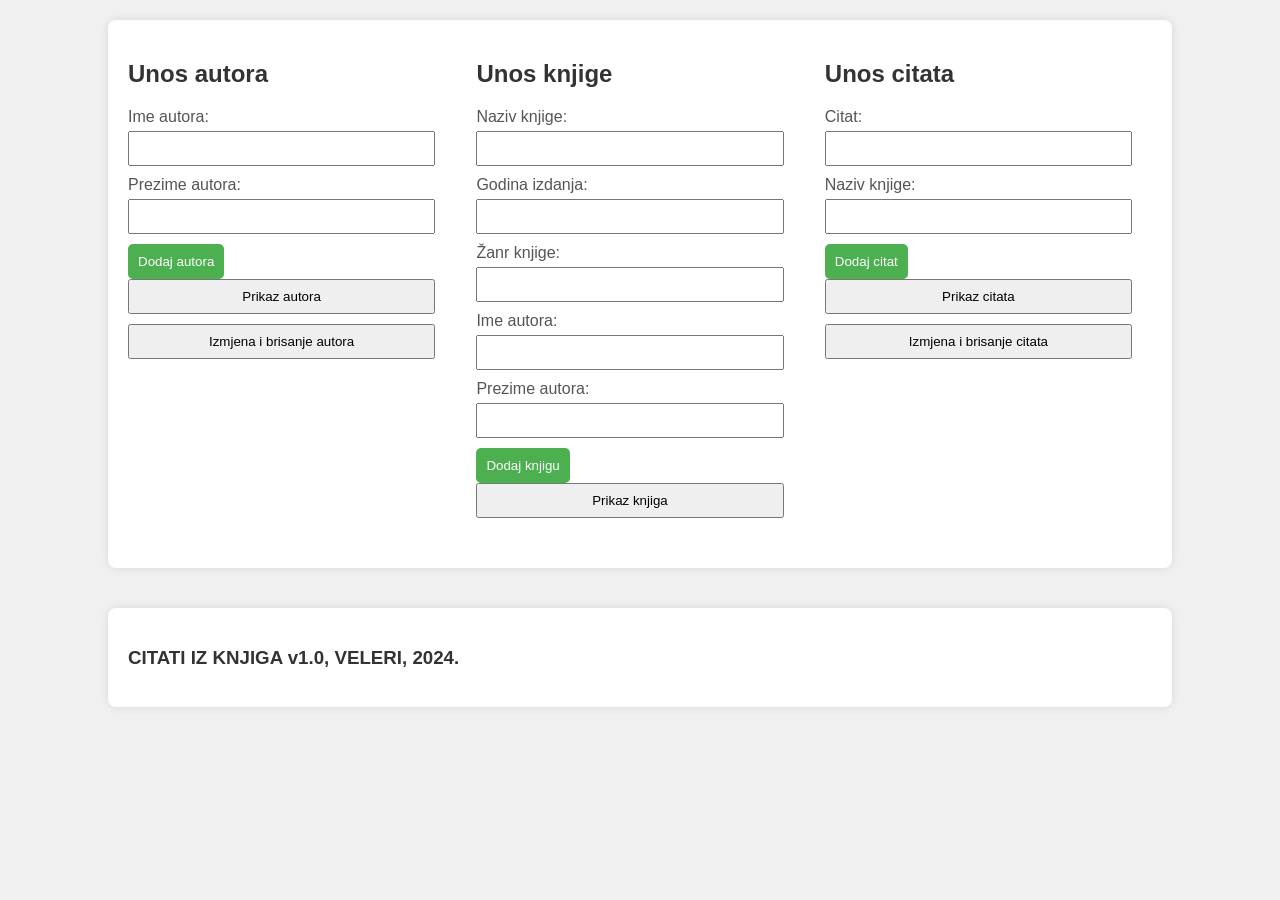
<file: html/index.html>
<!DOCTYPE html>
<html lang="en">
<head>
  <meta charset="UTF-8">
  <meta name="viewport" content="width=device-width, initial-scale=1.0">
  <title>Citati iz knjiga</title>
  <!-- Dodajte svoj CSS za stilizaciju ovdje -->
  <style>
    body {
      font-family: Arial, sans-serif;
      background-color: #f0f0f0;
      color: #333;
      margin: 0;
      padding: 0;
      display: flex;
      flex-direction: column;
      align-items: center;
    }

    .container {
      display: flex;
      justify-content: space-between;
      width: 80%;
      background-color: #fff;
      margin: 20px;
      padding: 20px;
      box-shadow: 0 0 10px rgba(0, 0, 0, 0.1);
      border-radius: 8px;
    }

    .form-container {
      width: 30%;
      margin-right: 20px;
    }

    .form-container form {
      margin-bottom: 20px;
    }

    .quote-container {
      width: 65%;
    }

    h2 {
      color: #333;
    }

    label {
      display: block;
      margin-bottom: 5px;
      color: #555;
    }

    input {
      width: 100%;
      padding: 8px;
      margin-bottom: 10px;
      box-sizing: border-box;
    }

    button {
      background-color: #4caf50;
      color: #fff;
      padding: 10px;
      border: none;
      border-radius: 5px;
      cursor: pointer;
    }

    button:hover {
      background-color: #45a049;
    }
  </style>
</head>
<body>
  <div class="container">
    <!-- Forma za unos autora -->
    <div class="form-container">
      <h2>Unos autora</h2>
      <form action="http://localhost:3000/api/add-author" method="post">
        <label for="Ime_Aut">Ime autora:</label>
        <input type="text" id="Ime_Aut" name="Ime_Aut" required>
        <br>
        <label for="Prezime_Aut">Prezime autora:</label>
        <input type="text" id="Prezime_Aut" name="Prezime_Aut" required>
        <br>
        <button type="submit">Dodaj autora</button>
        <input type="button" onclick="location.href='autori.html '" value="Prikaz autora"  />
        <input type="button" onclick="location.href='editautori.html '" value="Izmjena i brisanje autora"  />

      </form>
    </div>

    <!-- Forma za unos knjige -->
    <div class="form-container">
      <h2>Unos knjige</h2>
      <form action="http://localhost:3000/api/add-book" method="post">
        <label for="naziv">Naziv knjige:</label>
        <input type="text" id="naziv" name="naziv" required>
        <br>
        <label for="godina">Godina izdanja:</label>
        <input type="number" id="godina" name="godina" required>
        <br>
        <label for="zanr">Žanr knjige:</label>
        <input type="text" id="zanr" name="zanr" required>
        <br>
        <label for="imeAutora">Ime autora:</label>
        <input type="text" id="imeAutora" name="imeAutora" required>
        <br>
        <label for="prezimeAutora">Prezime autora:</label>
        <input type="text" id="prezimeAutora" name="prezimeAutora" required>
        <br>
        <button type="submit">Dodaj knjigu</button>
        <input type="button" onclick="location.href='knjige.html '" value="Prikaz knjiga"  />
      </form>
    </div>

    <!-- Forma za unos citata -->
    <div class="form-container">
      <h2>Unos citata</h2>
      <form action="http://localhost:3000/api/add-quote" method="post">
        <label for="citat">Citat:</label>
        <input type="text" id="citat" name="citat" required>
        <br>
        <label for="imeKnjige">Naziv knjige:</label>
        <input type="text" id="imeKnjige" name="imeKnjige" required>
        <br>
        <button type="submit">Dodaj citat</button>
        <input type="button" onclick="location.href='citati.html '" value="Prikaz citata"  />
        <input type="button" onclick="location.href='editcitati.html '" value="Izmjena i brisanje citata"  />
      </form>
    </div>
  </div>

  <div class="container">
    <h3>CITATI IZ KNJIGA v1.0, VELERI, 2024.</h3>
    <!-- Ovdje možete dodati elemente za prikaz unesenih citata, autora i knjiga -->
    <div class="quote-container">
      <!-- Prikaz citata -->
    </div>
  </div>
</body>
</html>
</file>
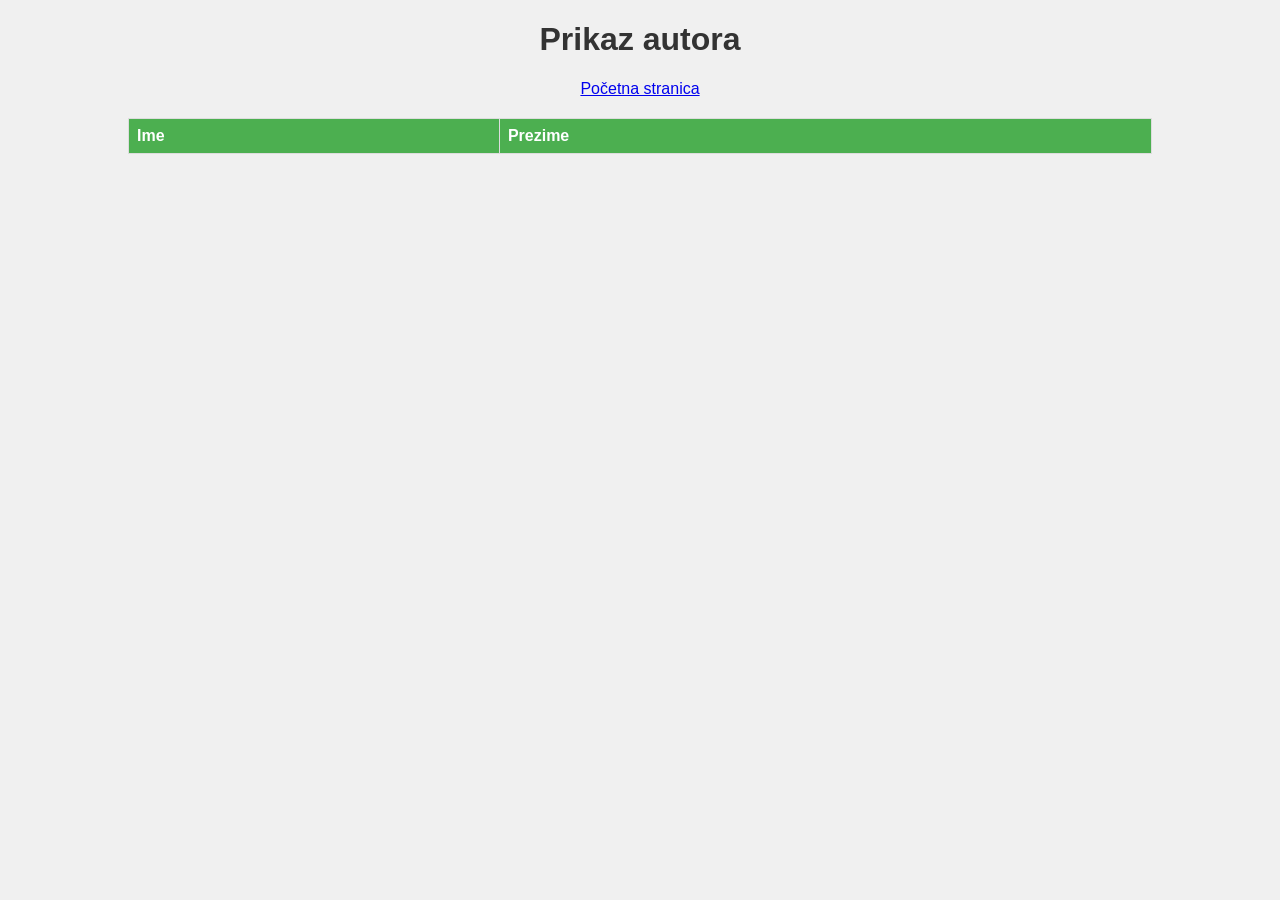
<file: html/autori.html>
<!DOCTYPE html>
<html lang="en">
<head>
  <meta charset="UTF-8">
  <meta name="viewport" content="width=device-width, initial-scale=1.0">
  <title>Prikaz autora</title>
  <style>
    body {
      font-family: Arial, sans-serif;
      background-color: #f0f0f0;
      color: #333;
      margin: 0;
      padding: 0;
      display: flex;
      flex-direction: column;
      align-items: center;
    }

    h1 {
      color: #333;
    }

    table {
      width: 80%;
      border-collapse: collapse;
      margin-top: 20px;
    }

    th, td {
      border: 1px solid #ddd;
      padding: 8px;
      text-align: left;
    }

    th {
      background-color: #4caf50;
      color: #fff;
    }
  </style>
  <script>
    document.addEventListener('DOMContentLoaded', function () {
      // Dohvati podatke kad se stranica učita
      fetch('http://localhost:3000/api/autor')
        .then(response => response.json())
        .then(data => {
          const tableBody = document.querySelector('table tbody');
          data.forEach(row => {
            const tr = document.createElement('tr');
            tr.innerHTML = `<td>${row.Ime_Aut}</td><td>${row.Prezime_Aut}</td>`;
            tableBody.appendChild(tr);
          });
        })
        .catch(error => console.error('Error fetching citati:', error));
    });
  </script>
</head>
<body>
  <h1>Prikaz autora</h1>
    <a href="index.html" class="w3-bar-item w3-button">Početna stranica</a></li>
</div>
  <table>
    <thead>
      <tr>
        <th>Ime</th>
        <th>Prezime</th>
       
      </tr>
    </thead>
    <tbody>
      <!-- Ovdje će se dinamički dodati redovi -->
    </tbody>
  </table>
</body>
</html>
</file>
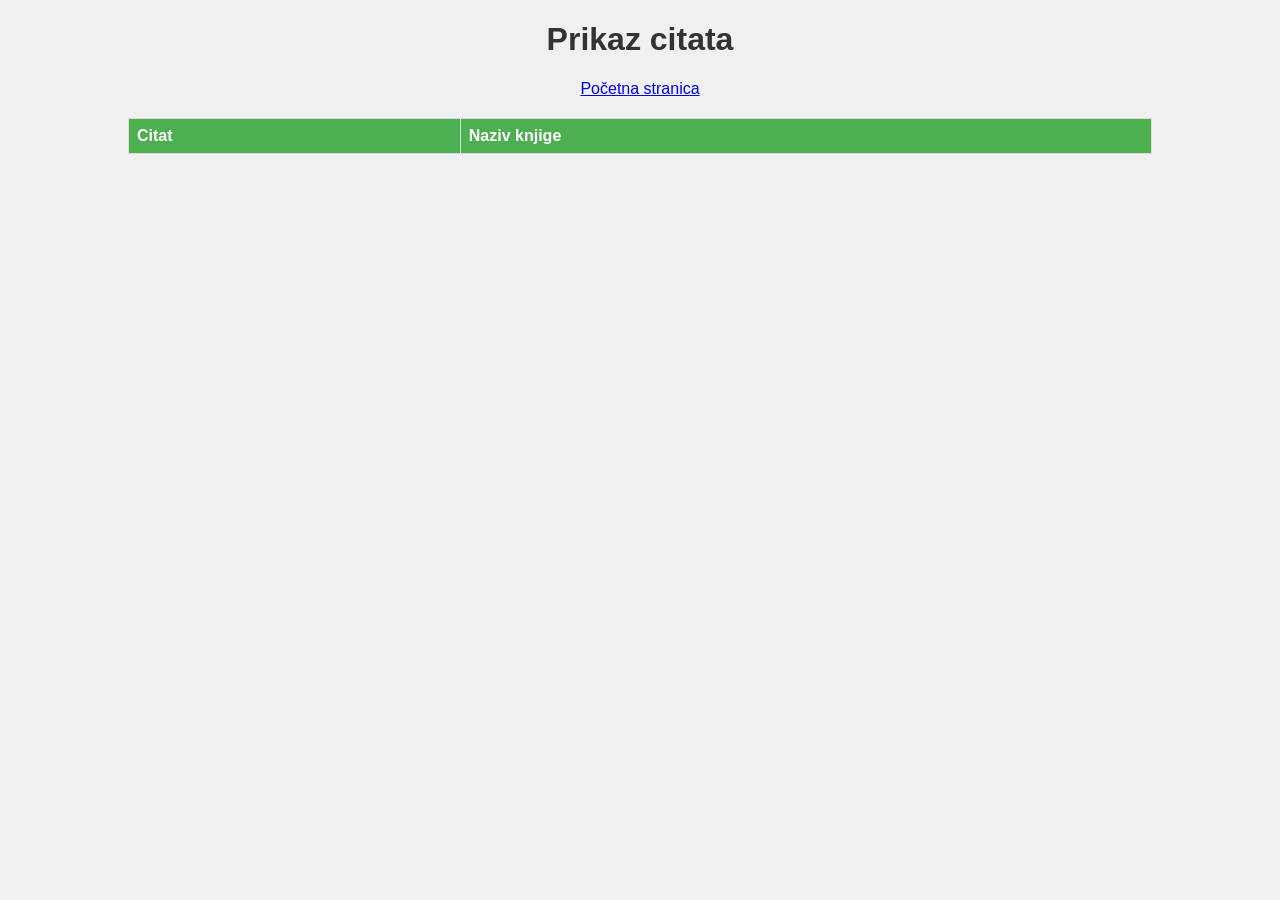
<file: html/citati.html>
<!DOCTYPE html>
<html lang="en">
<head>
  <meta charset="UTF-8">
  <meta name="viewport" content="width=device-width, initial-scale=1.0">
  <title>Prikaz citata</title>
  <style>
    body {
      font-family: Arial, sans-serif;
      background-color: #f0f0f0;
      color: #333;
      margin: 0;
      padding: 0;
      display: flex;
      flex-direction: column;
      align-items: center;
    }

    h1 {
      color: #333;
    }

    table {
      width: 80%;
      border-collapse: collapse;
      margin-top: 20px;
    }

    th, td {
      border: 1px solid #ddd;
      padding: 8px;
      text-align: left;
    }

    th {
      background-color: #4caf50;
      color: #fff;
    }
  </style>
  <script>
    document.addEventListener('DOMContentLoaded', function () {
      // Dohvati podatke kad se stranica učita
      fetch('http://localhost:3000/api/citat')
        .then(response => response.json())
        .then(data => {
          const tableBody = document.querySelector('table tbody');
          data.forEach(row => {
            const tr = document.createElement('tr');
            tr.innerHTML = `<td>${row.Citat_iz_knj}</td><td>${row.Naziv_knj}</td>`;
            tableBody.appendChild(tr);
          });
        })
        .catch(error => console.error('Error fetching citati:', error));
    });
  </script>
</head>
<body>
  <h1>Prikaz citata</h1>
  <a href="index.html" class="w3-bar-item w3-button">Početna stranica</a></li>
  <table>
    <thead>
      <tr>
        <th>Citat</th>
        <th>Naziv knjige</th>
       
      </tr>
    </thead>
    <tbody>
      <!-- Ovdje će se dinamički dodati redovi -->
    </tbody>
  </table>
</body>
</html>
</file>
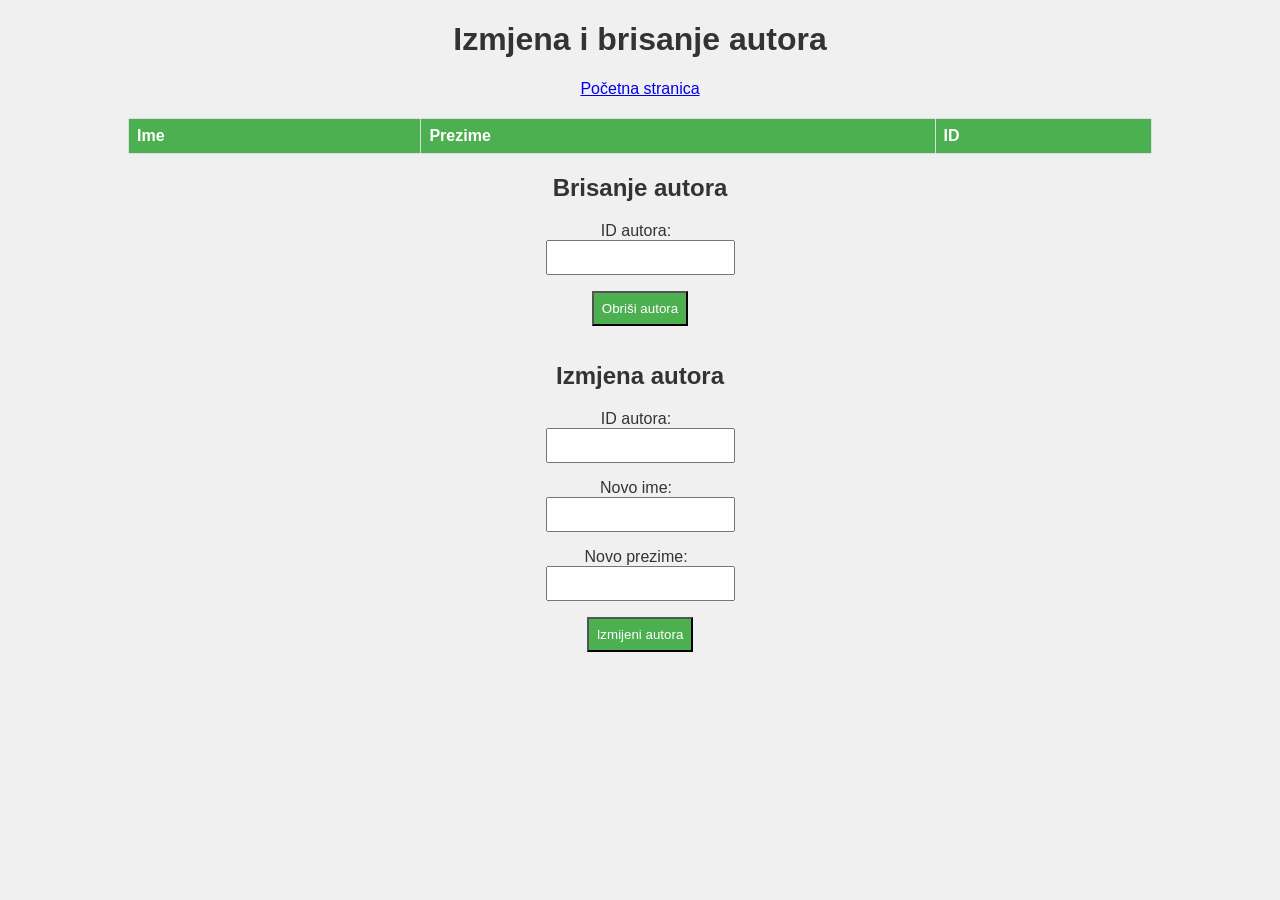
<file: html/editautori.html>
<!DOCTYPE html>
<html lang="en">
<head>
  <meta charset="UTF-8">
  <meta name="viewport" content="width=device-width, initial-scale=1.0">
  <title>Izmjena i brisanje autora</title>
  <style>
    body {
      font-family: Arial, sans-serif;
      background-color: #f0f0f0;
      color: #333;
      margin: 0;
      padding: 0;
      display: flex;
      flex-direction: column;
      align-items: center;
    }

    h1 {
      color: #333;
    }

    table {
      width: 80%;
      border-collapse: collapse;
      margin-top: 20px;
    }

    th, td {
      border: 1px solid #ddd;
      padding: 8px;
      text-align: left;
    }

    th {
      background-color: #4caf50;
      color: #fff;
    }
    h2 {
      margin-top: 20px;
    }

    label {
      margin-right: 8px;
    }

    input, button {
      padding: 8px;
      margin-bottom: 16px;
    }

    button {
      background-color: #4caf50;
      color: #fff;
      cursor: pointer;
    }
  </style>
  <script>
    document.addEventListener('DOMContentLoaded', function () {
      // Dohvati podatke kad se stranica učita
      osvjeziPodatke();
    });

    function osvjeziPodatke() {
      // Dohvati podatke s API-ja
      fetch('http://localhost:3000/api/autor-all')
        .then(response => response.json())
        .then(data => {
          const tableBody = document.querySelector('table tbody');
          // Očisti trenutni sadržaj tablice
          tableBody.innerHTML = '';
          // Dodaj redove u tablicu
          data.forEach(row => {
            const tr = document.createElement('tr');
            tr.innerHTML = `<td>${row.Ime_Aut}</td><td>${row.Prezime_Aut}</td><td>${row.ID_Aut}</td>`;
            tableBody.appendChild(tr);
          });
        })
        .catch(error => console.error('Error fetching authors:', error));
    }

    function obrisiAutora() {
      const id = document.getElementById('deleteAuthorId').value;

      // Provjerite jeste li uneseni valjan ID
      if (!id || isNaN(id)) {
        alert('Unesite valjan ID autora.');
        return;
      }

      // Poziv API-ja za brisanje autora
      fetch(`http://localhost:3000/api/autor/del/${id}`, { method: 'DELETE' })
        .then(response => {
          if (!response.ok) {
            throw new Error(`HTTP error! Status: ${response.status}`);
          }
          return response.text();
        })
        .then(data => {
          console.log(data); // Ispis poruke iz servera
          alert('Autor uspješno obrisan.');
          // Ažuriraj tablicu s novim podacima
          osvjeziPodatke();
        })
        .catch(error => console.error('Error deleting author:', error));
    }
    function izmijeniAutora() {
      const id = document.getElementById('editAuthorId').value;
      const novoIme = document.getElementById('novoIme').value;
      const novoPrezime = document.getElementById('novoPrezime').value;

      // Provjerite jeste li uneseni valjani podaci
      if (!id || isNaN(id) || !novoIme || !novoPrezime) {
        alert('Unesite valjane podatke.');
        return;
      }

      // Poziv API-ja za izmjenu autora
      fetch(`http://localhost:3000/api/autor/update/${id}`, {
        method: 'PUT',
        headers: {
          'Content-Type': 'application/json',
        },
        body: JSON.stringify({ Ime_Aut: novoIme, Prezime_Aut: novoPrezime, ID_Aut: id }),
      })
        .then(response => {
          if (!response.ok) {
            throw new Error(`HTTP error! Status: ${response.status}`);
          }
          return response.text();
        })
        .then(data => {
          console.log(data); // Ispis poruke iz servera
          alert('Autor uspješno izmijenjen.');
          // Ažuriraj tablicu s novim podacima
          osvjeziPodatke();
        })
        .catch(error => console.error('Error updating author:', error));
    }
  </script>
</head>
<body>
  <h1>Izmjena i brisanje autora</h1>
  <a href="index.html" class="w3-bar-item w3-button">Početna stranica</a></li>
  <table>
    <thead>
      <tr>
        <th>Ime</th>
        <th>Prezime</th>
        <th>ID</th>
      </tr>
    </thead>
    <tbody>
      <!-- Ovdje će se dinamički dodati redovi -->
    </tbody>
  </table>

  <h2>Brisanje autora</h2>
  <label for="deleteAuthorId">ID autora:</label>
  <input type="text" id="deleteAuthorId" name="deleteAuthorId" required>
  <button onclick="obrisiAutora()">Obriši autora</button>

  <h2>Izmjena autora</h2>
  <label for="editAuthorId">ID autora:</label>
  <input type="text" id="editAuthorId" name="editAuthorId" required>
  <label for="novoIme">Novo ime:</label>
  <input type="text" id="novoIme" name="novoIme" required>
  <label for="novoPrezime">Novo prezime:</label>
  <input type="text" id="novoPrezime" name="novoPrezime" required>
  <button onclick="izmijeniAutora()">Izmijeni autora</button>
</body>
</html>
</file>
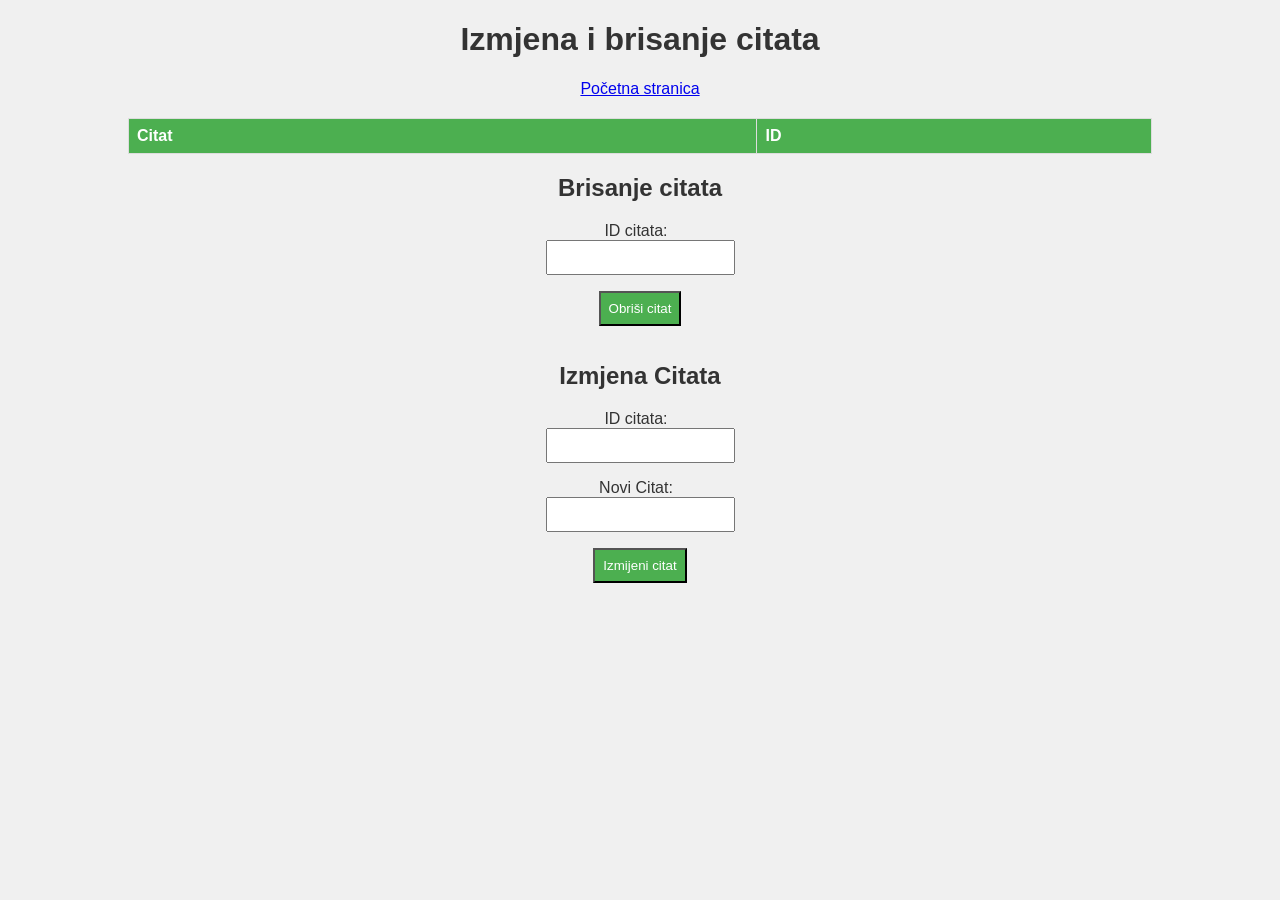
<file: html/editcitati.html>
<!DOCTYPE html>
<html lang="en">
<head>
  <meta charset="UTF-8">
  <meta name="viewport" content="width=device-width, initial-scale=1.0">
  <title>Izmjena i brisanje citata</title>
  <style>
    body {
      font-family: Arial, sans-serif;
      background-color: #f0f0f0;
      color: #333;
      margin: 0;
      padding: 0;
      display: flex;
      flex-direction: column;
      align-items: center;
    }

    h1 {
      color: #333;
    }

    table {
      width: 80%;
      border-collapse: collapse;
      margin-top: 20px;
    }

    th, td {
      border: 1px solid #ddd;
      padding: 8px;
      text-align: left;
    }

    th {
      background-color: #4caf50;
      color: #fff;
    }
    h2 {
      margin-top: 20px;
    }

    label {
      margin-right: 8px;
    }

    input, button {
      padding: 8px;
      margin-bottom: 16px;
    }

    button {
      background-color: #4caf50;
      color: #fff;
      cursor: pointer;
    }
  </style>
  <script>
    document.addEventListener('DOMContentLoaded', function () {
      // Dohvati podatke kad se stranica učita
      osvjeziPodatke();
    });

    function osvjeziPodatke() {
      // Dohvati podatke s API-ja
      fetch('http://localhost:3000/api/citat-all')
        .then(response => response.json())
        .then(data => {
          const tableBody = document.querySelector('table tbody');
          // Očisti trenutni sadržaj tablice
          tableBody.innerHTML = '';
          // Dodaj redove u tablicu
          data.forEach(row => {
            const tr = document.createElement('tr');
            tr.innerHTML = `<td>${row.Citat_iz_knj}</td><td>${row.ID_Citata}</td>`;
            tableBody.appendChild(tr);
          });
        })
        .catch(error => console.error('Error fetching authors:', error));
    }

    function obrisiCitat() {
      const id = document.getElementById('deleteCitataID').value;

      // Provjerite jeste li uneseni valjan ID
      if (!id || isNaN(id)) {
        alert('Unesite valjan ID citata.');
        return;
      }

      // Poziv API-ja za brisanje citata
      fetch(`http://localhost:3000/api/citat/del/${id}`, { method: 'DELETE' })
        .then(response => {
          if (!response.ok) {
            throw new Error(`HTTP error! Status: ${response.status}`);
          }
          return response.text();
        })
        .then(data => {
          console.log(data); // Ispis poruke iz servera
          alert('Citat uspješno obrisan.');
          // Ažuriraj tablicu s novim podacima
          osvjeziPodatke();
        })
        .catch(error => console.error('Error deleting citat:', error));
    }
    function izmijeniCitat() {
      const id = document.getElementById('ID_Citata').value;
      const noviCitat = document.getElementById('noviCitat').value;
     

      // Provjerite jeste li uneseni valjani podaci
      if (!id||isNaN(id)  || !noviCitat  ) {
        alert('Unesite valjane podatke.');
        return;
      }

      // Poziv API-ja za izmjenu citata
      fetch(`http://localhost:3000/api/citat/update/${id}`, {
        method: 'PUT',
        headers: {
          'Content-Type': 'application/json',
        },
        body: JSON.stringify({ Citat_iz_knj: noviCitat, ID_Citata: id }),
      })
        .then(response => {
          if (!response.ok) {
            throw new Error(`HTTP error! Status: ${response.status}`);
          }
          return response.text();
        })
        .then(data => {
          console.log(data); // Ispis poruke iz servera
          alert('Citat uspješno izmijenjen.');
          // Ažuriraj tablicu s novim podacima
          osvjeziPodatke();
        })
        .catch(error => console.error('Error updating citat:', error));
    }
  </script>
</head>
<body>
  <h1>Izmjena i brisanje citata</h1>
  <a href="index.html" class="w3-bar-item w3-button">Početna stranica</a></li>
  <table>
    <thead>
      <tr>
        <th>Citat</th>
        <th>ID</th>
      </tr>
    </thead>
    <tbody>
      <!-- Ovdje će se dinamički dodati redovi -->
    </tbody>
  </table>

  <h2>Brisanje citata</h2>
  <label for="deleteAuthorId">ID citata:</label>
  <input type="text" id="deleteCitataID" name="deleteCitataID" required>
  <button onclick="obrisiCitat()">Obriši citat</button>

  <h2>Izmjena Citata</h2>
  <label for="ID_Citata">ID citata:</label>
  <input type="text" id="ID_Citata" name="ID_Citata" required>
  <label for="noviCitat">Novi Citat:</label>
  <input type="text" id="noviCitat" name="noviCitat" required>
  <button onclick="izmijeniCitat()">Izmijeni citat</button>
</body>
</html>
</file>
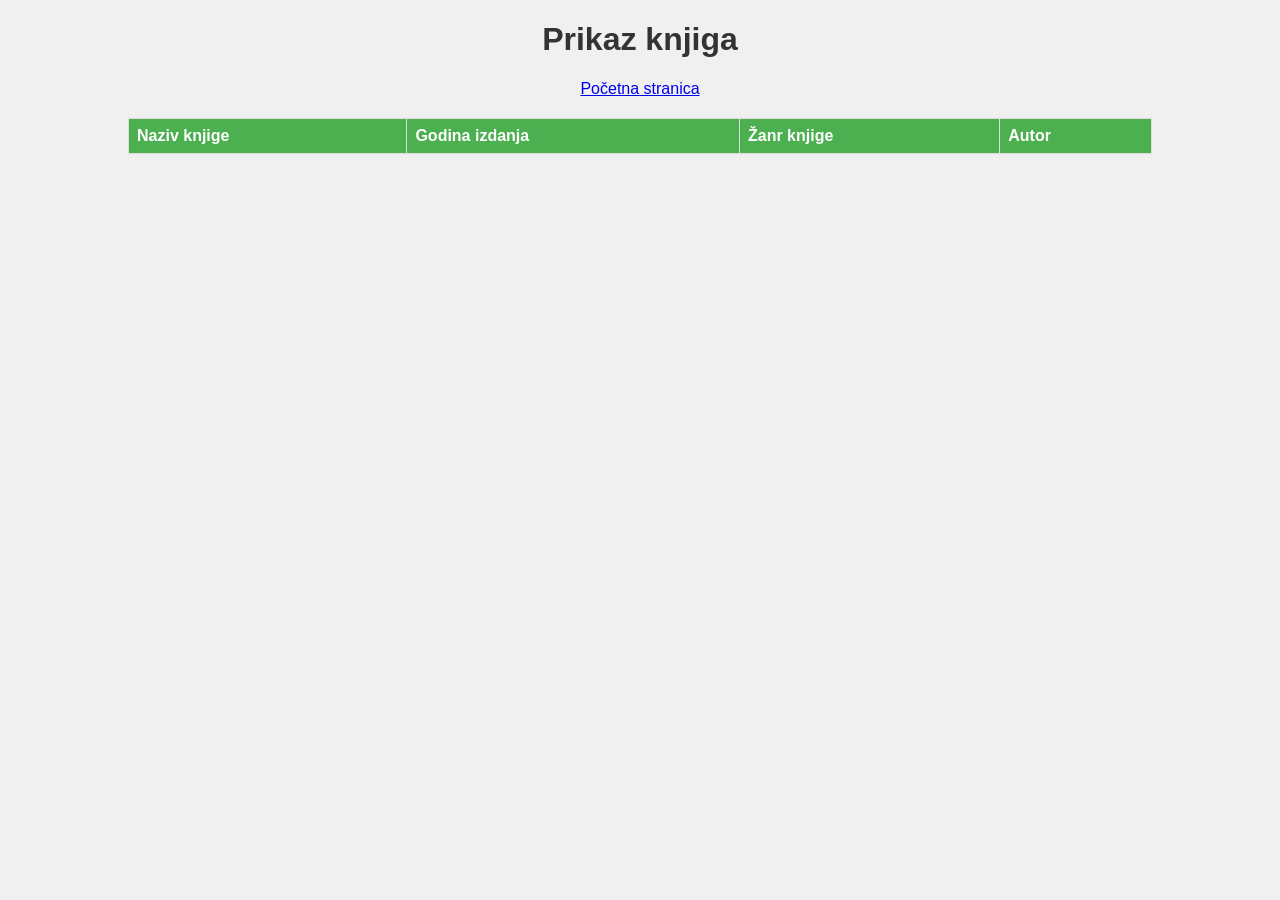
<file: html/knjige.html>
<!DOCTYPE html>
<html lang="en">
<head>
  <meta charset="UTF-8">
  <meta name="viewport" content="width=device-width, initial-scale=1.0">
  <title>Prikaz knjiga</title>
  <style>
    body {
      font-family: Arial, sans-serif;
      background-color: #f0f0f0;
      color: #333;
      margin: 0;
      padding: 0;
      display: flex;
      flex-direction: column;
      align-items: center;
    }

    h1 {
      color: #333;
    }

    table {
      width: 80%;
      border-collapse: collapse;
      margin-top: 20px;
    }

    th, td {
      border: 1px solid #ddd;
      padding: 8px;
      text-align: left;
    }

    th {
      background-color: #4caf50;
      color: #fff;
    }
  </style>
  <script>
    document.addEventListener('DOMContentLoaded', function () {
      // Dohvati podatke kad se stranica učita
      fetch('http://localhost:3000/api/knjige')
        .then(response => response.json())
        .then(data => {
          const tableBody = document.querySelector('table tbody');
          data.forEach(row => {
            const tr = document.createElement('tr');
            tr.innerHTML = `<td>${row.Naziv_knj}</td><td>${row.Godina_izd}</td><td>${row.Zanr_knj}</td><td>${row.Ime_Aut} ${row.Prezime_Aut}</td>`;
            tableBody.appendChild(tr);
          });
        })
        .catch(error => console.error('Error fetching books:', error));
    });
  </script>
</head>
<body>
  <h1>Prikaz knjiga</h1>
  <a href="index.html" class="w3-bar-item w3-button">Početna stranica</a></li>
  <table>
    <thead>
      <tr>
        <th>Naziv knjige</th>
        <th>Godina izdanja</th>
        <th>Žanr knjige</th>
        <th>Autor</th>
    
      </tr>
    </thead>
    <tbody>
      <!-- Ovdje će se dinamički dodati redovi -->
    </tbody>
  </table>
</body>
</html>
</file>
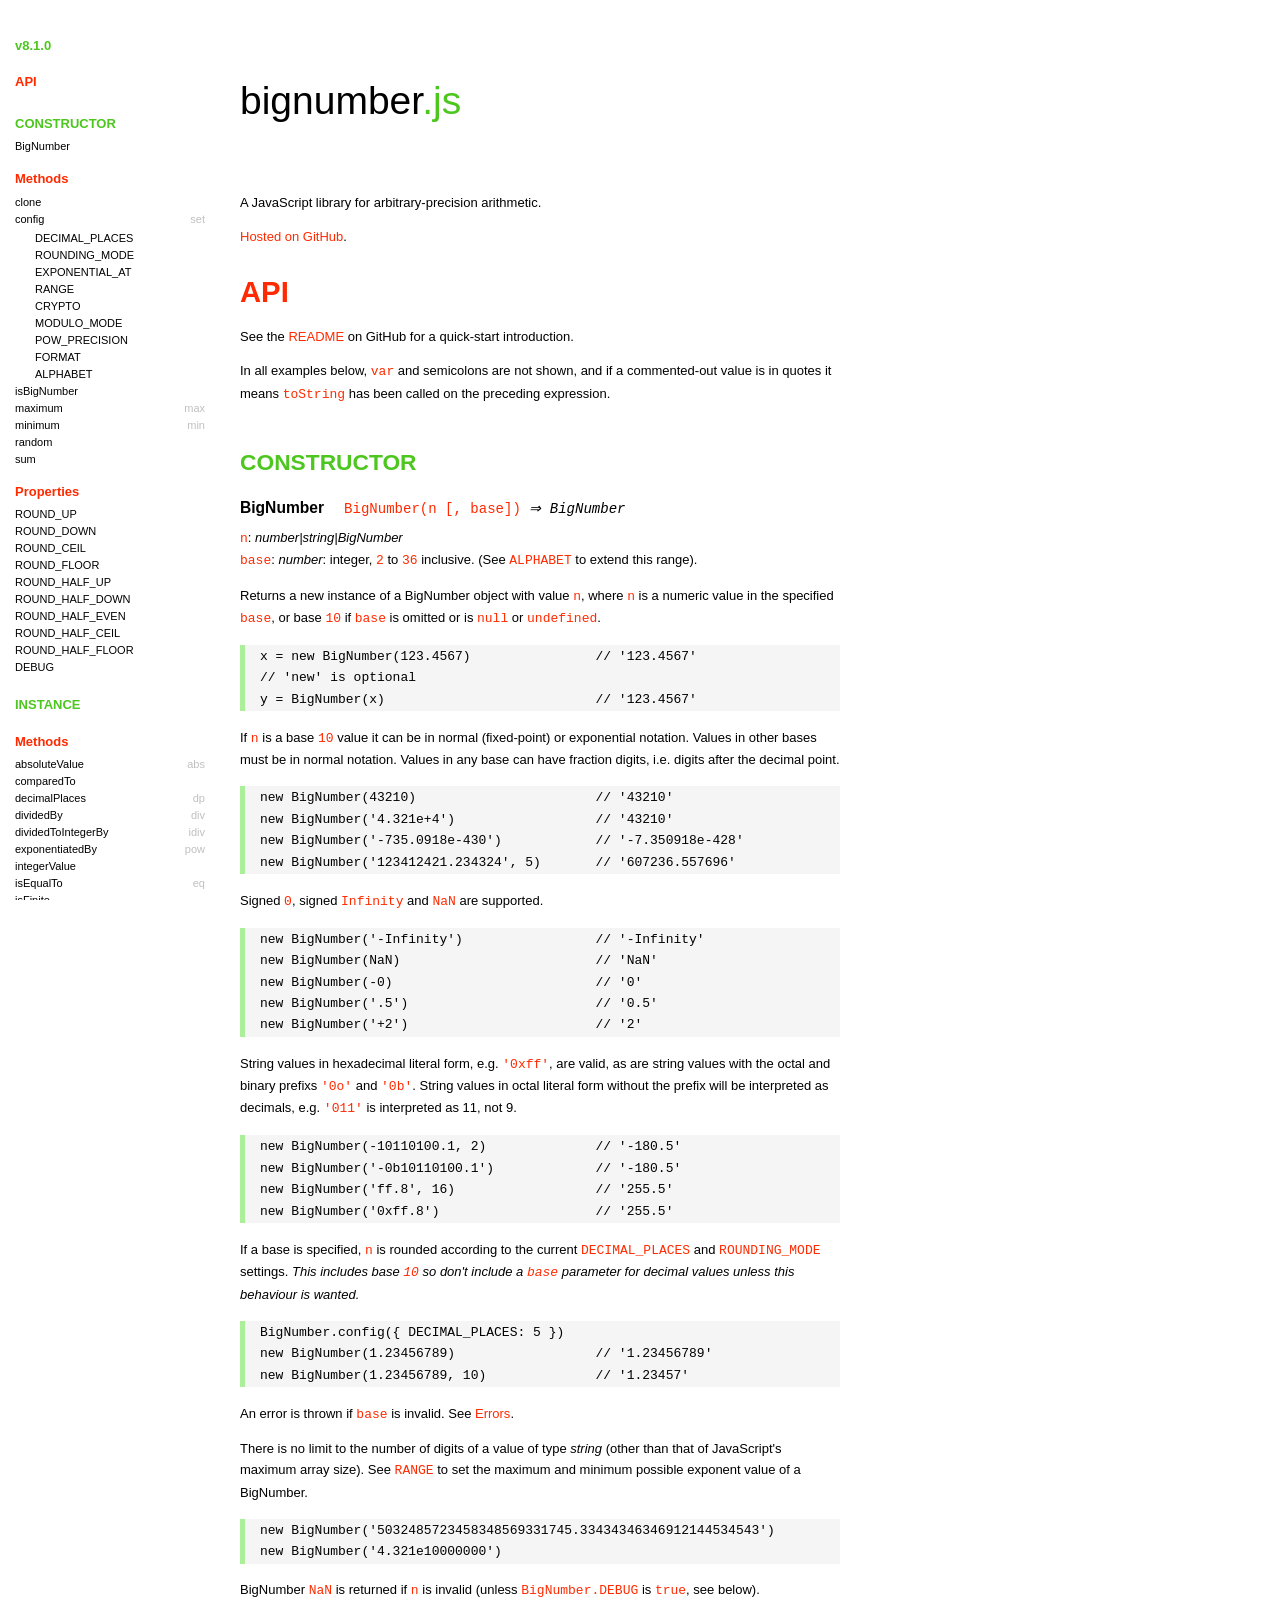
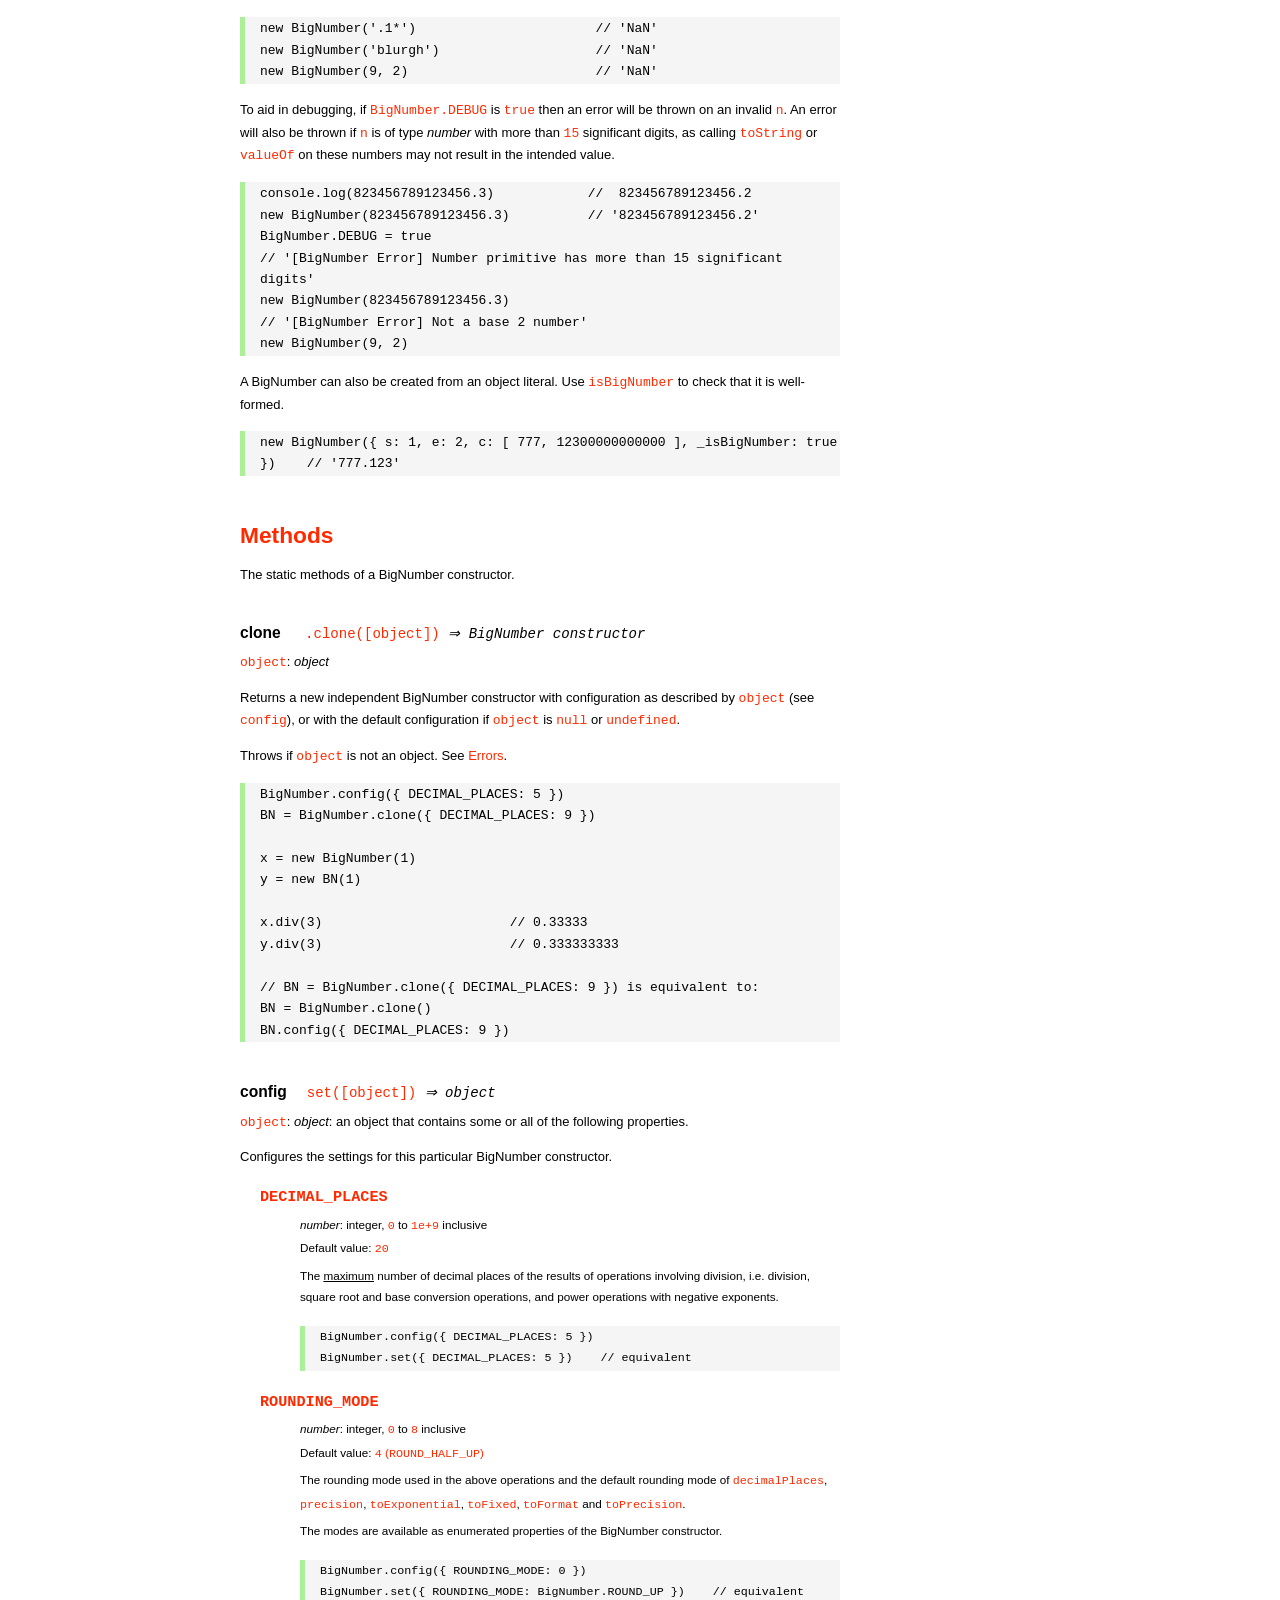
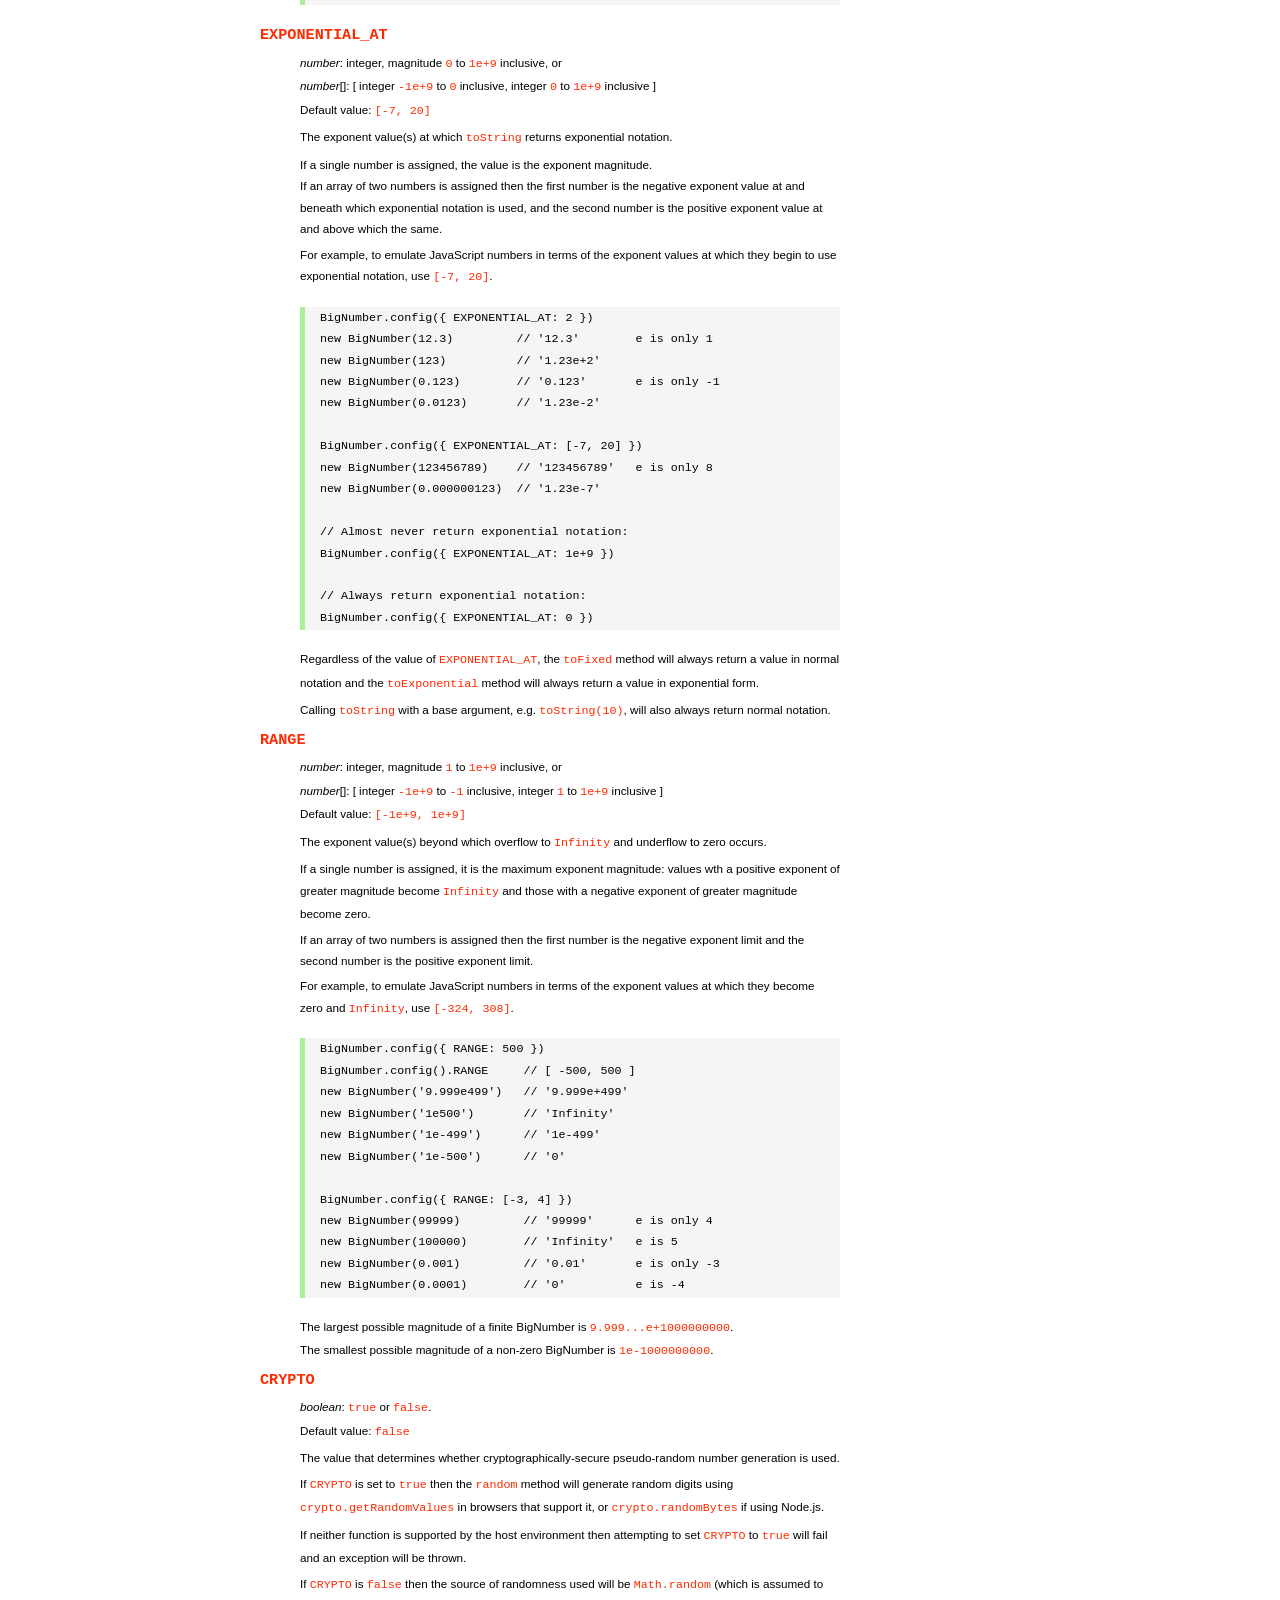
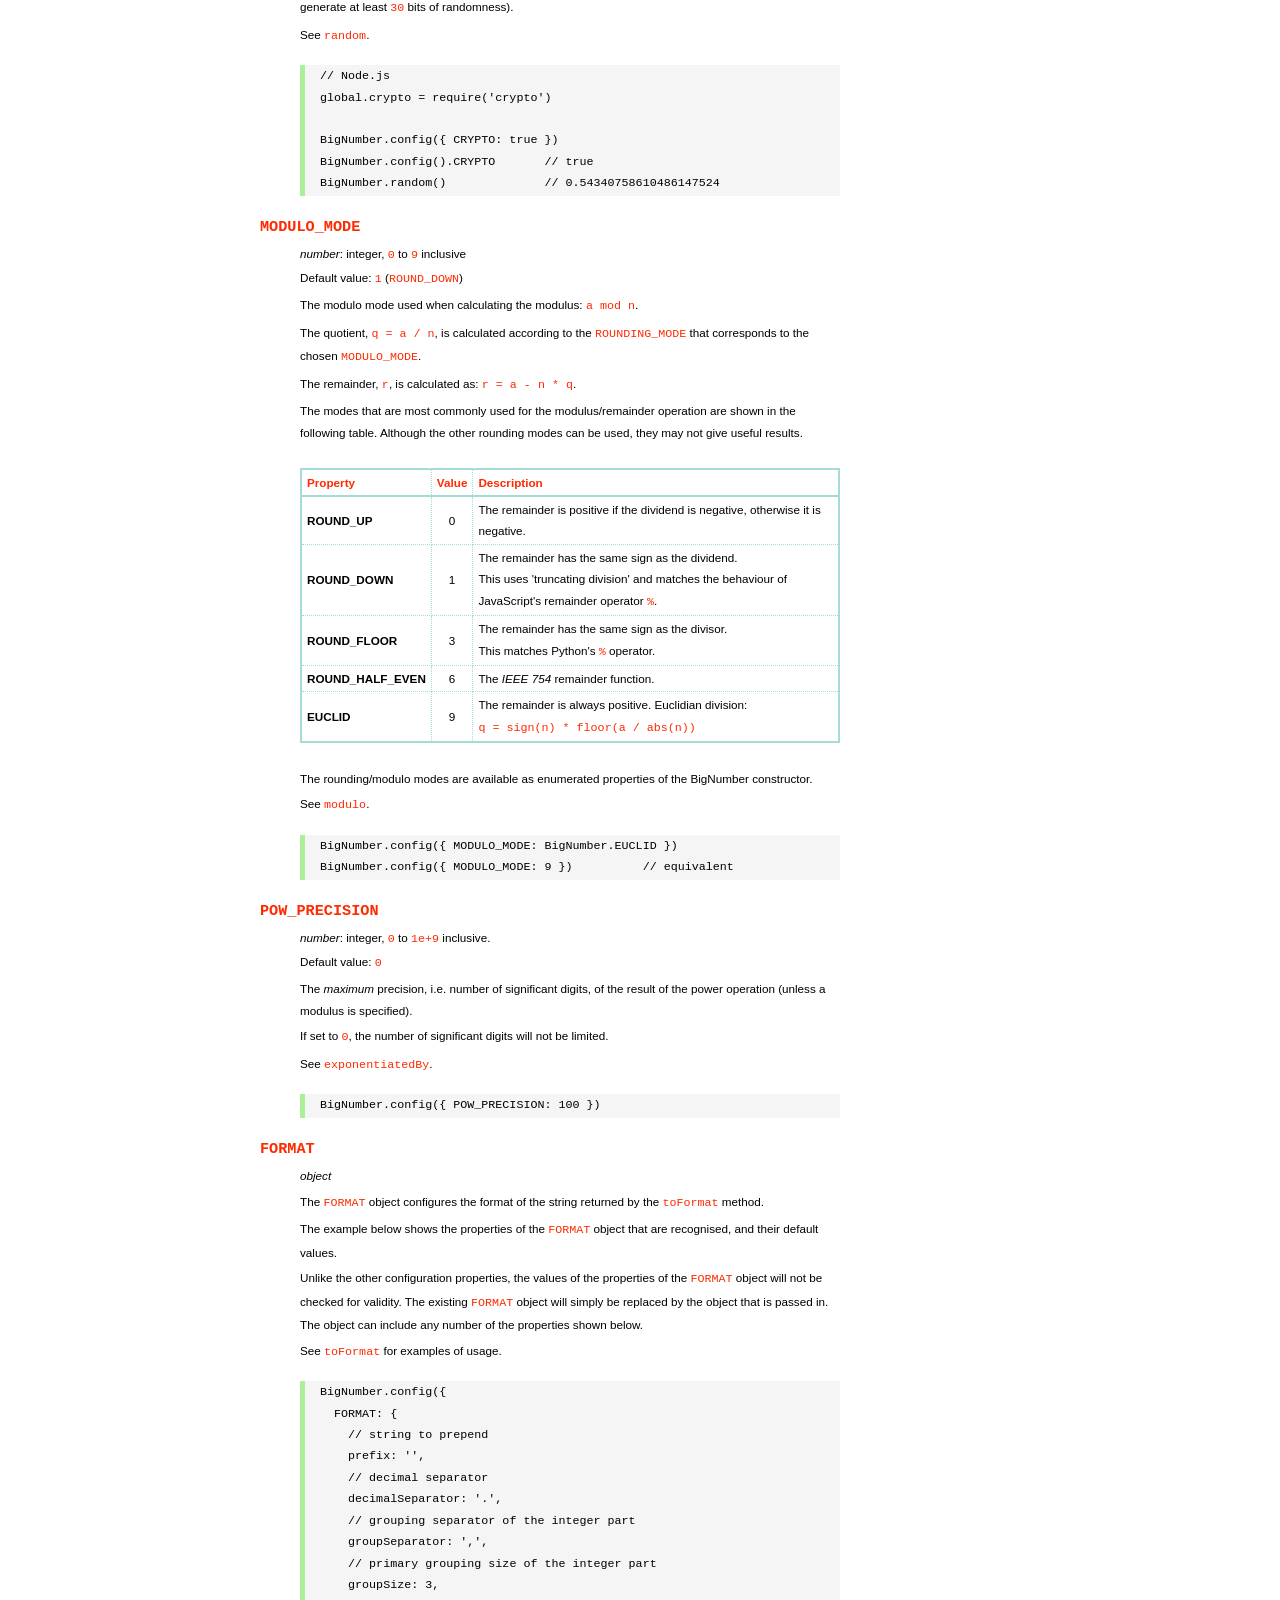
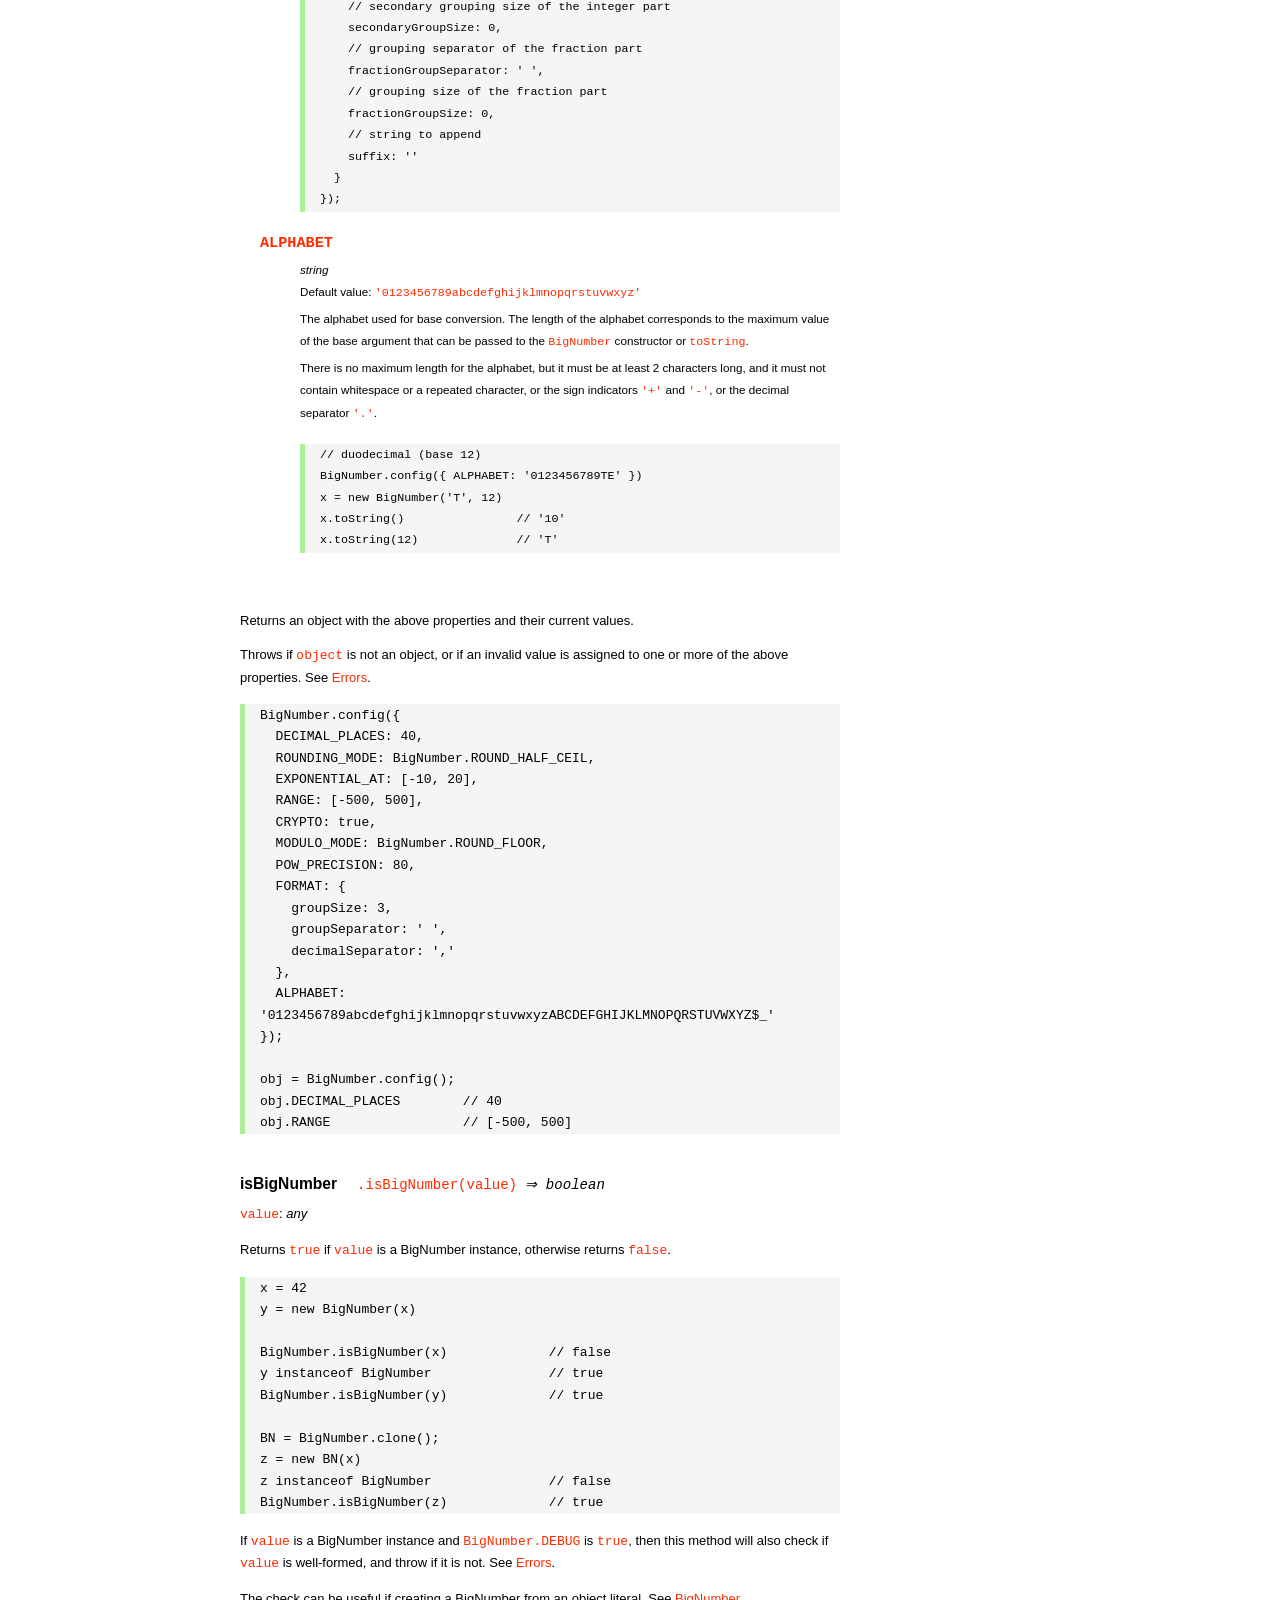
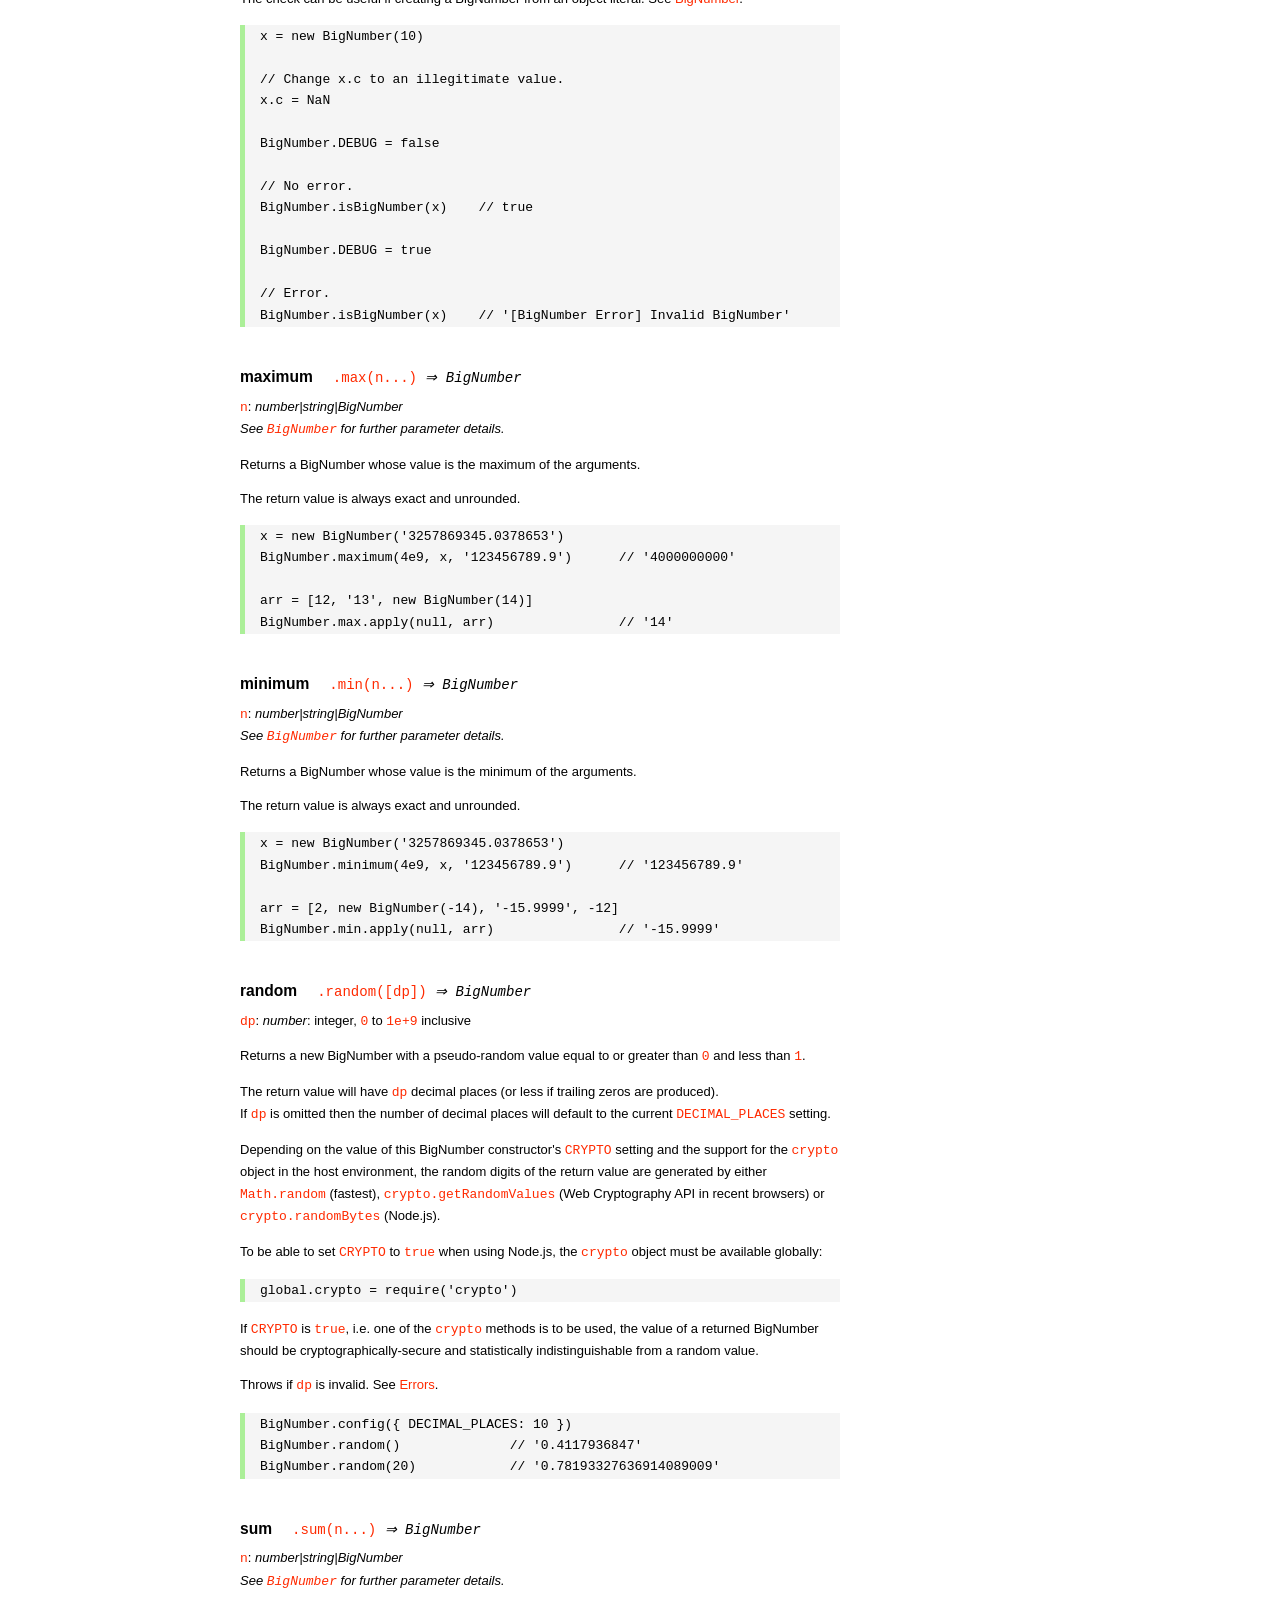
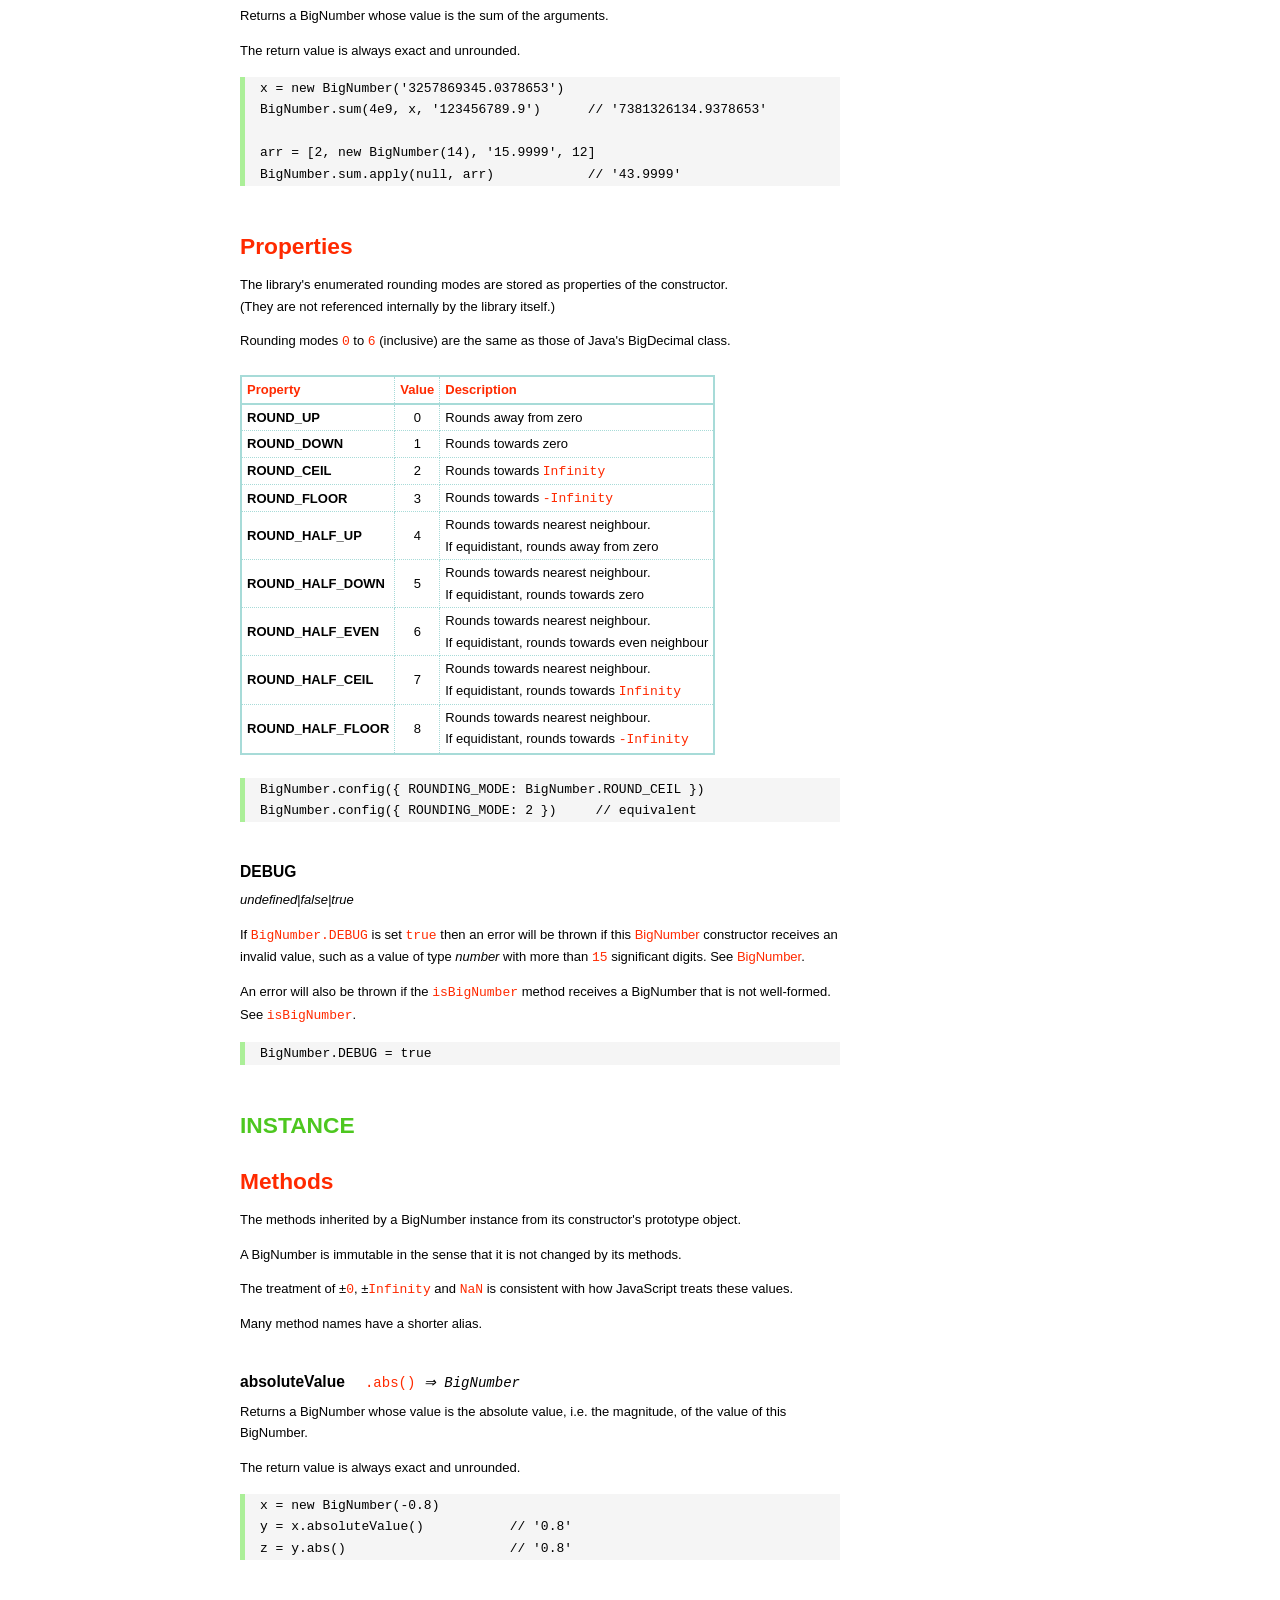
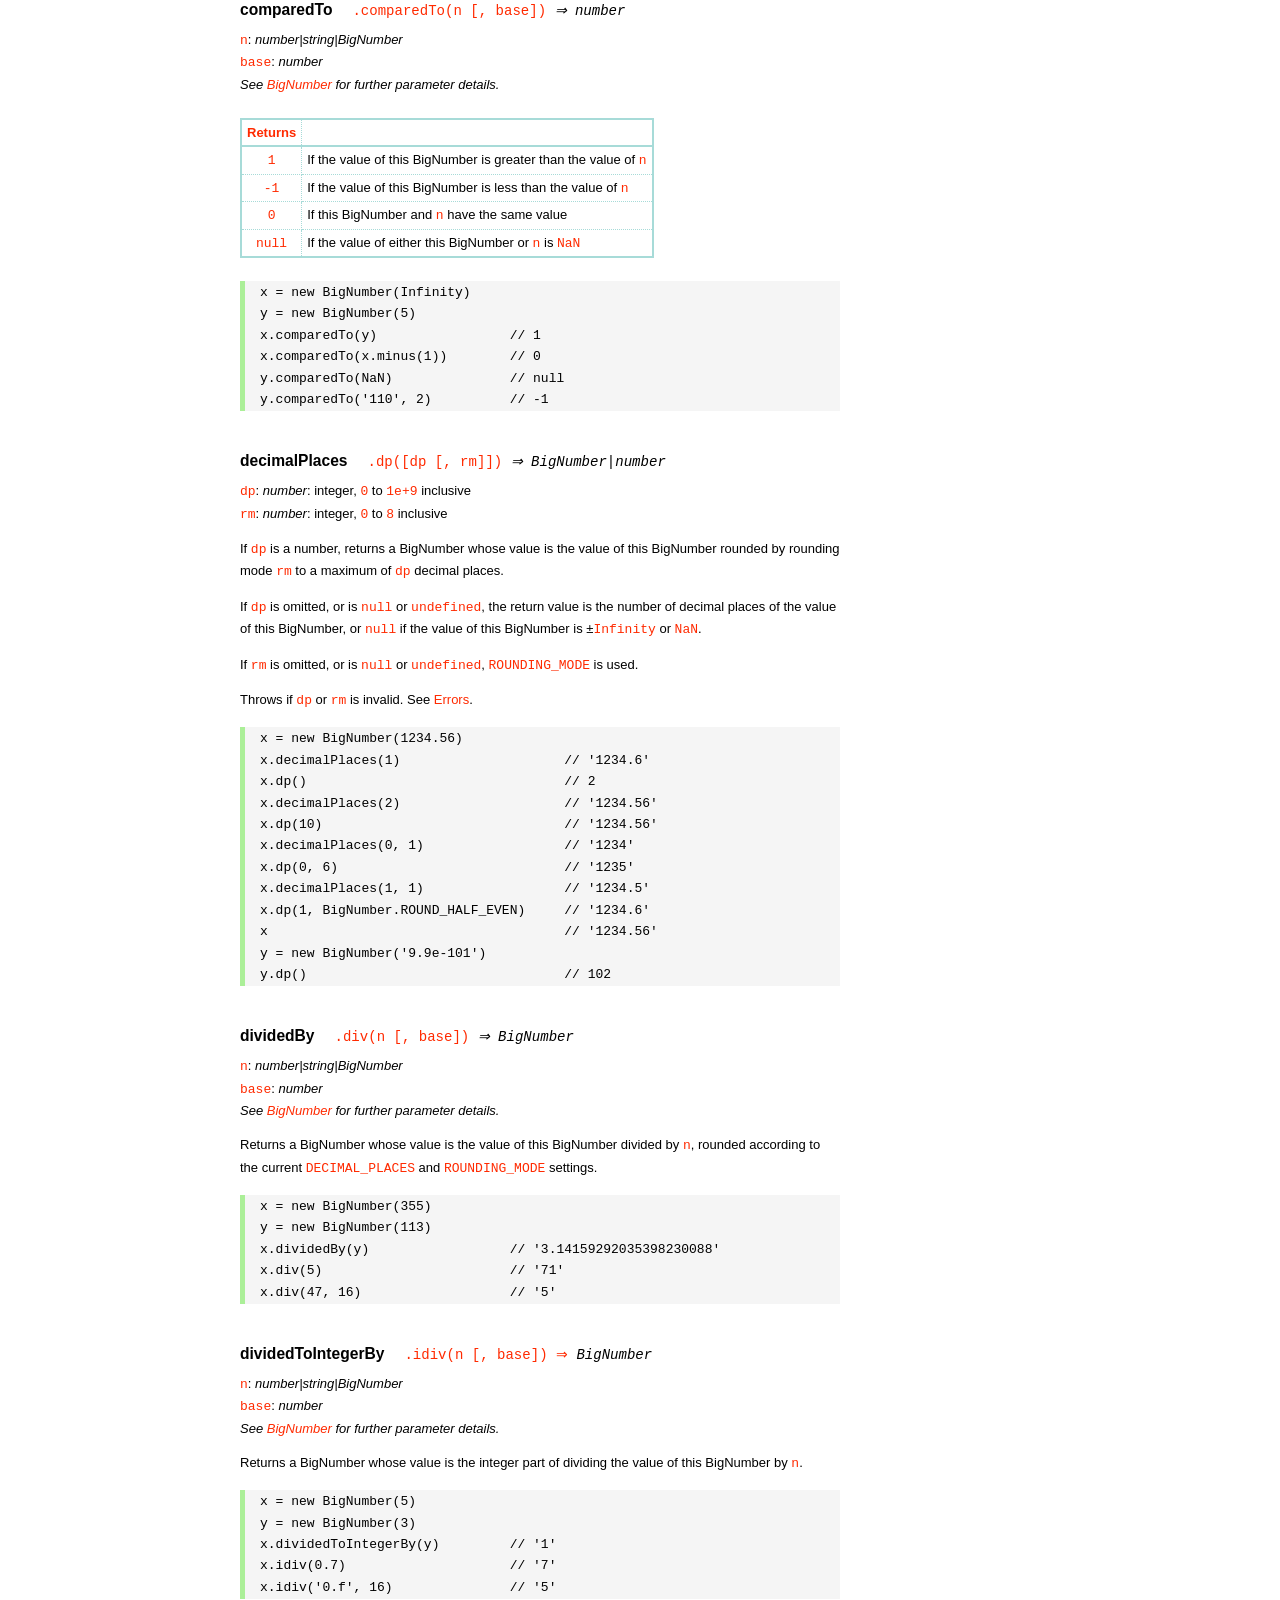
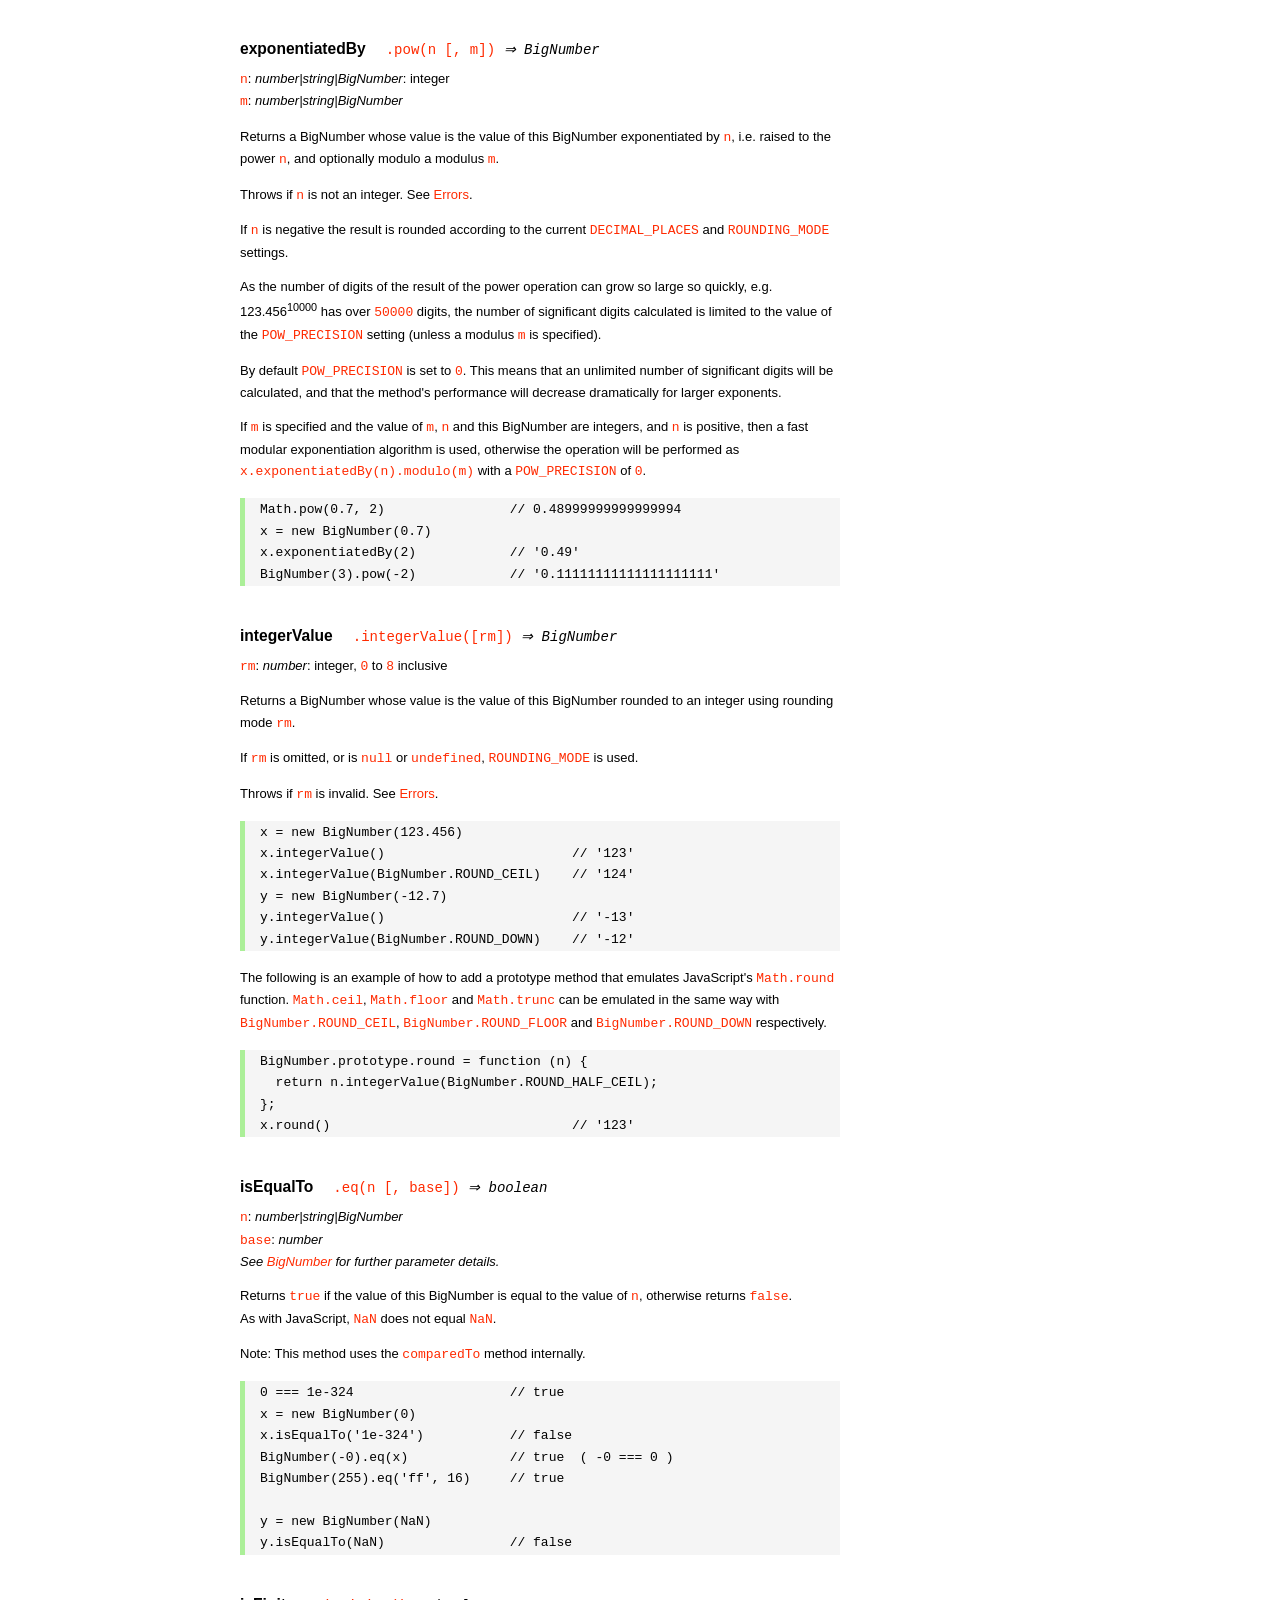
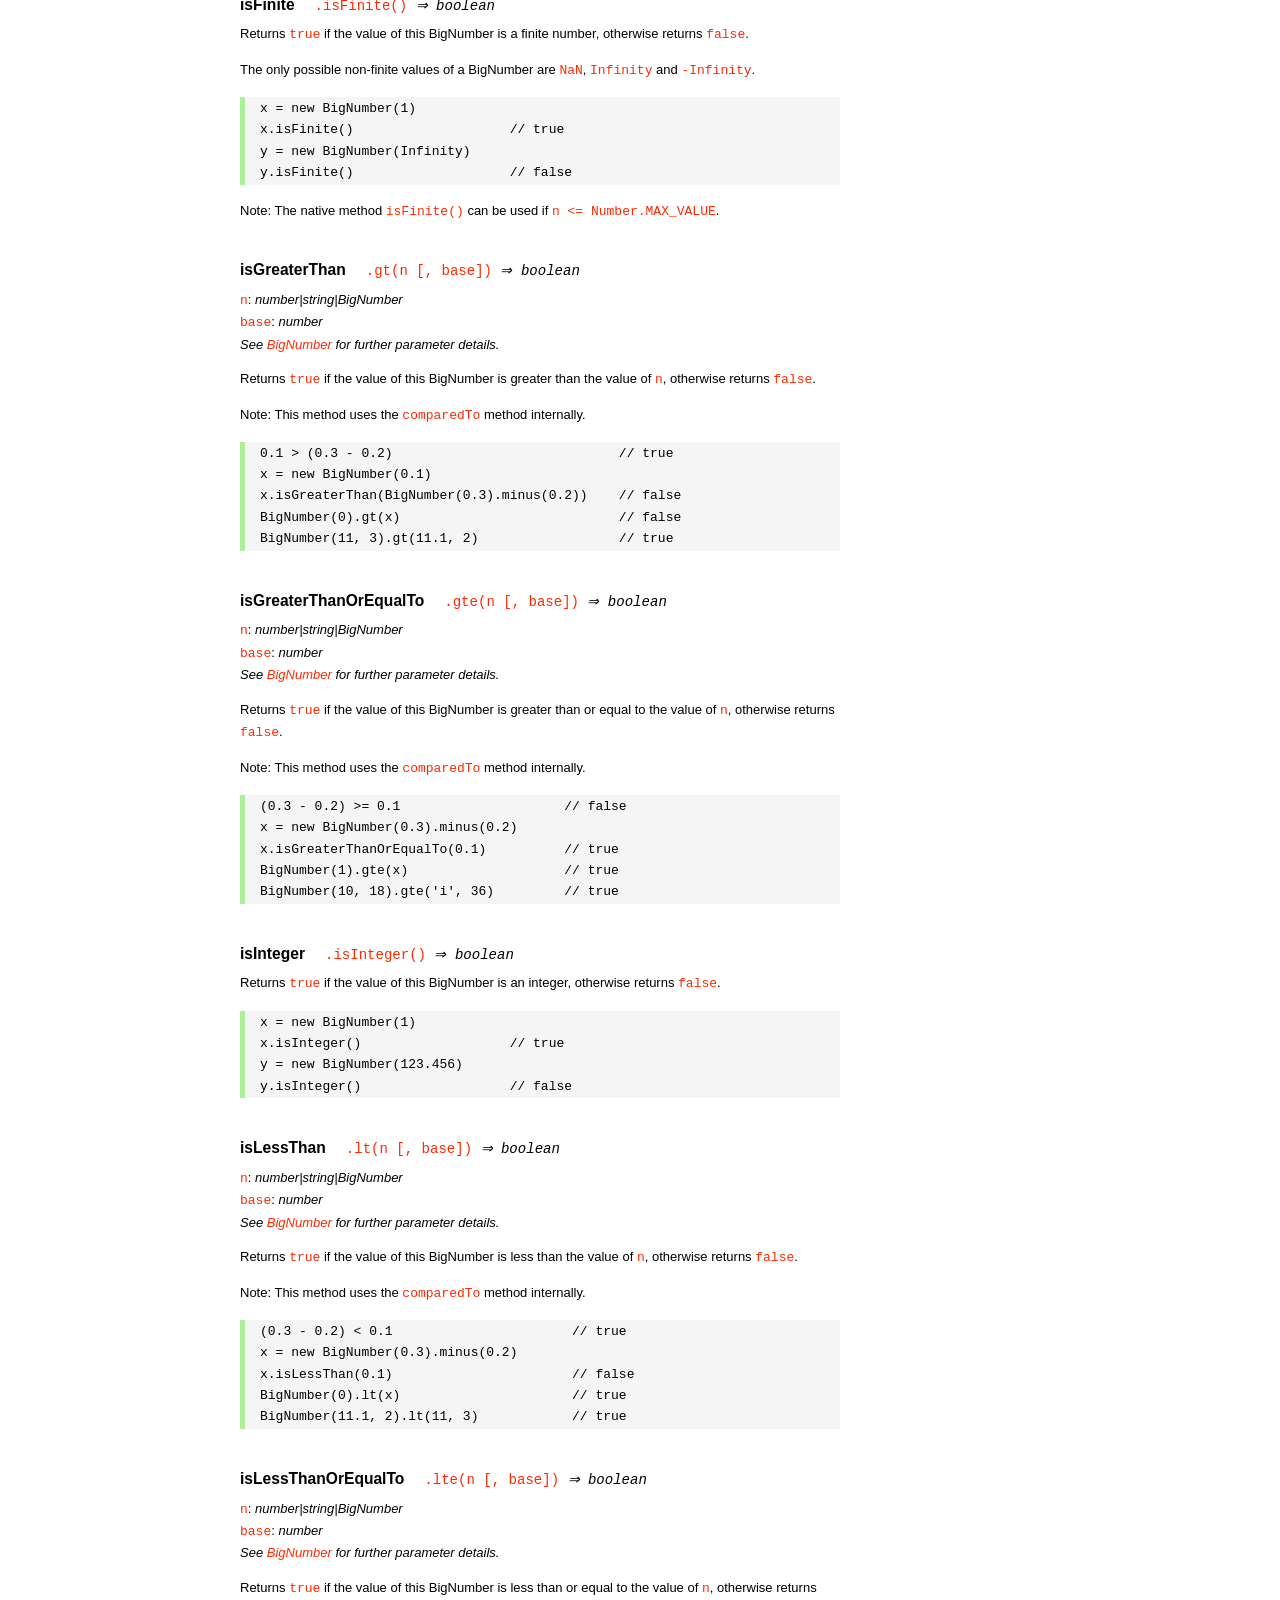
<file: web-servisi/node_modules/bignumber.js/doc/API.html>
<!DOCTYPE HTML>
<html>
<head>
<meta charset="utf-8">
<meta http-equiv="X-UA-Compatible" content="IE=edge">
<meta name="Author" content="M Mclaughlin">
<title>bignumber.js API</title>
<style>
html{font-size:100%}
body{background:#fff;font-family:"Helvetica Neue",Helvetica,Arial,sans-serif;font-size:13px;
  line-height:1.65em;min-height:100%;margin:0}
body,i{color:#000}
.nav{background:#fff;position:fixed;top:0;bottom:0;left:0;width:200px;overflow-y:auto;
  padding:15px 0 30px 15px}
div.container{width:600px;margin:50px 0 50px 240px}
p{margin:0 0 1em;width:600px}
pre,ul{margin:1em 0}
h1,h2,h3,h4,h5{margin:0;padding:1.5em 0 0}
h1,h2{padding:.75em 0}
h1{font:400 3em Verdana,sans-serif;color:#000;margin-bottom:1em}
h2{font-size:2.25em;color:#ff2a00}
h3{font-size:1.75em;color:#4dc71f}
h4{font-size:1.75em;color:#ff2a00;padding-bottom:.75em}
h5{font-size:1.2em;margin-bottom:.4em}
h6{font-size:1.1em;margin-bottom:0.8em;padding:0.5em 0}
dd{padding-top:.35em}
dt{padding-top:.5em}
b{font-weight:700}
dt b{font-size:1.3em}
a,a:visited{color:#ff2a00;text-decoration:none}
a:active,a:hover{outline:0;text-decoration:underline}
.nav a,.nav b,.nav a:visited{display:block;color:#ff2a00;font-weight:700; margin-top:15px}
.nav b{color:#4dc71f;margin-top:20px;cursor:default;width:auto}
ul{list-style-type:none;padding:0 0 0 20px}
.nav ul{line-height:14px;padding-left:0;margin:5px 0 0}
.nav ul a,.nav ul a:visited,span{display:inline;color:#000;font-family:Verdana,Geneva,sans-serif;
  font-size:11px;font-weight:400;margin:0}
.inset,ul.inset{margin-left:20px}
.inset{font-size:.9em}
.nav li{width:auto;margin:0 0 3px}
.alias{font-style:italic;margin-left:20px}
table{border-collapse:collapse;border-spacing:0;border:2px solid #a7dbd8;margin:1.75em 0;padding:0}
td,th{text-align:left;margin:0;padding:2px 5px;border:1px dotted #a7dbd8}
th{border-top:2px solid #a7dbd8;border-bottom:2px solid #a7dbd8;color:#ff2a00}
code,pre{font-family:Consolas, monaco, monospace;font-weight:400}
pre{background:#f5f5f5;white-space:pre-wrap;word-wrap:break-word;border-left:5px solid #abef98;
  padding:1px 0 1px 15px;margin:1.2em 0}
code,.nav-title{color:#ff2a00}
.end{margin-bottom:25px}
.centre{text-align:center}
.error-table{font-size:13px;width:100%}
#faq{margin:3em 0 0}
li span{float:right;margin-right:10px;color:#c0c0c0}
#js{font:inherit;color:#4dc71f}
</style>
</head>
<body>

  <div class="nav">

    <b>v8.1.0</b>

	<a class='nav-title' href="#">API</a>

    <b> CONSTRUCTOR </b>
    <ul>
      <li><a href="#bignumber">BigNumber</a></li>
    </ul>

    <a href="#methods">Methods</a>
    <ul>
      <li><a href="#clone">clone</a></li>
      <li><a href="#config" >config</a><span>set</span></li>
      <li>
        <ul class="inset">
          <li><a href="#decimal-places">DECIMAL_PLACES</a></li>
          <li><a href="#rounding-mode" >ROUNDING_MODE</a></li>
          <li><a href="#exponential-at">EXPONENTIAL_AT</a></li>
          <li><a href="#range"         >RANGE</a></li>
          <li><a href="#crypto"        >CRYPTO</a></li>
          <li><a href="#modulo-mode"   >MODULO_MODE</a></li>
          <li><a href="#pow-precision" >POW_PRECISION</a></li>
          <li><a href="#format"        >FORMAT</a></li>
          <li><a href="#alphabet"      >ALPHABET</a></li>
        </ul>
      </li>
      <li><a href="#isBigNumber">isBigNumber</a></li>
      <li><a href="#max"        >maximum</a><span>max</span></li>
      <li><a href="#min"        >minimum</a><span>min</span></li>
      <li><a href="#random"     >random</a></li>
      <li><a href="#sum"        >sum</a></li>
    </ul>

    <a href="#constructor-properties">Properties</a>
    <ul>
      <li><a href="#round-up"        >ROUND_UP</a></li>
      <li><a href="#round-down"      >ROUND_DOWN</a></li>
      <li><a href="#round-ceil"      >ROUND_CEIL</a></li>
      <li><a href="#round-floor"     >ROUND_FLOOR</a></li>
      <li><a href="#round-half-up"   >ROUND_HALF_UP</a></li>
      <li><a href="#round-half-down" >ROUND_HALF_DOWN</a></li>
      <li><a href="#round-half-even" >ROUND_HALF_EVEN</a></li>
      <li><a href="#round-half-ceil" >ROUND_HALF_CEIL</a></li>
      <li><a href="#round-half-floor">ROUND_HALF_FLOOR</a></li>
      <li><a href="#debug"           >DEBUG</a></li>
    </ul>

    <b> INSTANCE </b>

    <a href="#prototype-methods">Methods</a>
    <ul>
      <li><a href="#abs"    >absoluteValue         </a><span>abs</span>  </li>
      <li><a href="#cmp"    >comparedTo            </a>                  </li>
      <li><a href="#dp"     >decimalPlaces         </a><span>dp</span>   </li>
      <li><a href="#div"    >dividedBy             </a><span>div</span>  </li>
      <li><a href="#divInt" >dividedToIntegerBy    </a><span>idiv</span> </li>
      <li><a href="#pow"    >exponentiatedBy       </a><span>pow</span>  </li>
      <li><a href="#int"    >integerValue          </a>                  </li>
      <li><a href="#eq"     >isEqualTo             </a><span>eq</span>   </li>
      <li><a href="#isF"    >isFinite              </a>                  </li>
      <li><a href="#gt"     >isGreaterThan         </a><span>gt</span>   </li>
      <li><a href="#gte"    >isGreaterThanOrEqualTo</a><span>gte</span>  </li>
      <li><a href="#isInt"  >isInteger             </a>                  </li>
      <li><a href="#lt"     >isLessThan            </a><span>lt</span>   </li>
      <li><a href="#lte"    >isLessThanOrEqualTo   </a><span>lte</span>  </li>
      <li><a href="#isNaN"  >isNaN                 </a>                  </li>
      <li><a href="#isNeg"  >isNegative            </a>                  </li>
      <li><a href="#isPos"  >isPositive            </a>                  </li>
      <li><a href="#isZ"    >isZero                </a>                  </li>
      <li><a href="#minus"  >minus                 </a>                  </li>
      <li><a href="#mod"    >modulo                </a><span>mod</span>  </li>
      <li><a href="#times"  >multipliedBy          </a><span>times</span></li>
      <li><a href="#neg"    >negated               </a>                  </li>
      <li><a href="#plus"   >plus                  </a>                  </li>
      <li><a href="#sd"     >precision             </a><span>sd</span>   </li>
      <li><a href="#shift"  >shiftedBy             </a>                  </li>
      <li><a href="#sqrt"   >squareRoot            </a><span>sqrt</span> </li>
      <li><a href="#toE"    >toExponential         </a>                  </li>
      <li><a href="#toFix"  >toFixed               </a>                  </li>
      <li><a href="#toFor"  >toFormat              </a>                  </li>
      <li><a href="#toFr"   >toFraction            </a>                  </li>
      <li><a href="#toJSON" >toJSON                </a>                  </li>
      <li><a href="#toN"    >toNumber              </a>                  </li>
      <li><a href="#toP"    >toPrecision           </a>                  </li>
      <li><a href="#toS"    >toString              </a>                  </li>
      <li><a href="#valueOf">valueOf               </a>                  </li>
    </ul>

    <a href="#instance-properties">Properties</a>
    <ul>
      <li><a href="#coefficient">c: coefficient</a></li>
      <li><a href="#exponent"   >e: exponent</a></li>
      <li><a href="#sign"       >s: sign</a></li>
    </ul>

    <a href="#zero-nan-infinity">Zero, NaN &amp; Infinity</a>
    <a href="#Errors">Errors</a>
    <a href="#type-coercion">Type coercion</a>
    <a class='end' href="#faq">FAQ</a>

  </div>

  <div class="container">

    <h1>bignumber<span id='js'>.js</span></h1>

    <p>A JavaScript library for arbitrary-precision arithmetic.</p>
    <p><a href="https://github.com/MikeMcl/bignumber.js">Hosted on GitHub</a>. </p>

    <h2>API</h2>

    <p>
      See the <a href='https://github.com/MikeMcl/bignumber.js'>README</a> on GitHub for a
      quick-start introduction.
    </p>
    <p>
      In all examples below, <code>var</code> and semicolons are not shown, and if a commented-out
      value is in quotes it means <code>toString</code> has been called on the preceding expression.
    </p>


    <h3>CONSTRUCTOR</h3>


    <h5 id="bignumber">
      BigNumber<code class='inset'>BigNumber(n [, base]) <i>&rArr; BigNumber</i></code>
    </h5>
    <p>
      <code>n</code>: <i>number|string|BigNumber</i><br />
      <code>base</code>: <i>number</i>: integer, <code>2</code> to <code>36</code> inclusive. (See
      <a href='#alphabet'><code>ALPHABET</code></a> to extend this range).
    </p>
    <p>
      Returns a new instance of a BigNumber object with value <code>n</code>, where <code>n</code>
      is a numeric value in the specified <code>base</code>, or base <code>10</code> if
      <code>base</code> is omitted or is <code>null</code> or <code>undefined</code>.
    </p>
    <pre>
x = new BigNumber(123.4567)                // '123.4567'
// 'new' is optional
y = BigNumber(x)                           // '123.4567'</pre>
    <p>
      If <code>n</code> is a base <code>10</code> value it can be in normal (fixed-point) or
      exponential notation. Values in other bases must be in normal notation. Values in any base can
      have fraction digits, i.e. digits after the decimal point.
    </p>
    <pre>
new BigNumber(43210)                       // '43210'
new BigNumber('4.321e+4')                  // '43210'
new BigNumber('-735.0918e-430')            // '-7.350918e-428'
new BigNumber('123412421.234324', 5)       // '607236.557696'</pre>
    <p>
      Signed <code>0</code>, signed <code>Infinity</code> and <code>NaN</code> are supported.
    </p>
    <pre>
new BigNumber('-Infinity')                 // '-Infinity'
new BigNumber(NaN)                         // 'NaN'
new BigNumber(-0)                          // '0'
new BigNumber('.5')                        // '0.5'
new BigNumber('+2')                        // '2'</pre>
    <p>
      String values in hexadecimal literal form, e.g. <code>'0xff'</code>, are valid, as are
      string values with the octal and binary prefixs <code>'0o'</code> and <code>'0b'</code>.
      String values in octal literal form without the prefix will be interpreted as
      decimals, e.g. <code>'011'</code> is interpreted as 11, not 9.
    </p>
    <pre>
new BigNumber(-10110100.1, 2)              // '-180.5'
new BigNumber('-0b10110100.1')             // '-180.5'
new BigNumber('ff.8', 16)                  // '255.5'
new BigNumber('0xff.8')                    // '255.5'</pre>
    <p>
      If a base is specified, <code>n</code> is rounded according to the current
      <a href='#decimal-places'><code>DECIMAL_PLACES</code></a> and
      <a href='#rounding-mode'><code>ROUNDING_MODE</code></a> settings. <em>This includes base
      <code>10</code> so don't include a <code>base</code> parameter for decimal values unless
      this behaviour is wanted.</em>
    </p>
    <pre>BigNumber.config({ DECIMAL_PLACES: 5 })
new BigNumber(1.23456789)                  // '1.23456789'
new BigNumber(1.23456789, 10)              // '1.23457'</pre>
    <p>An error is thrown if <code>base</code> is invalid. See <a href='#Errors'>Errors</a>.</p>
    <p>
      There is no limit to the number of digits of a value of type <em>string</em> (other than
      that of JavaScript's maximum array size). See <a href='#range'><code>RANGE</code></a> to set
      the maximum and minimum possible exponent value of a BigNumber.
    </p>
    <pre>
new BigNumber('5032485723458348569331745.33434346346912144534543')
new BigNumber('4.321e10000000')</pre>
    <p>BigNumber <code>NaN</code> is returned if <code>n</code> is invalid
    (unless <code>BigNumber.DEBUG</code> is <code>true</code>, see below).</p>
    <pre>
new BigNumber('.1*')                       // 'NaN'
new BigNumber('blurgh')                    // 'NaN'
new BigNumber(9, 2)                        // 'NaN'</pre>
    <p>
      To aid in debugging, if <code>BigNumber.DEBUG</code> is <code>true</code> then an error will
      be thrown on an invalid <code>n</code>. An error will also be thrown if <code>n</code> is of
      type <em>number</em> with more than <code>15</code> significant digits, as calling
      <code><a href='#toS'>toString</a></code> or <code><a href='#valueOf'>valueOf</a></code> on
      these numbers may not result in the intended value.
    </p>
      <pre>
console.log(823456789123456.3)            //  823456789123456.2
new BigNumber(823456789123456.3)          // '823456789123456.2'
BigNumber.DEBUG = true
// '[BigNumber Error] Number primitive has more than 15 significant digits'
new BigNumber(823456789123456.3)
// '[BigNumber Error] Not a base 2 number'
new BigNumber(9, 2)</pre>
    <p>
      A BigNumber can also be created from an object literal.
      Use <code><a href='#isBigNumber'>isBigNumber</a></code> to check that it is well-formed.
    </p>
    <pre>new BigNumber({ s: 1, e: 2, c: [ 777, 12300000000000 ], _isBigNumber: true })    // '777.123'</pre>




    <h4 id="methods">Methods</h4>
     <p>The static methods of a BigNumber constructor.</p>




    <h5 id="clone">clone
      <code class='inset'>.clone([object]) <i>&rArr; BigNumber constructor</i></code>
    </h5>
    <p><code>object</code>: <i>object</i></p>
    <p>
      Returns a new independent BigNumber constructor with configuration as described by
      <code>object</code> (see <a href='#config'><code>config</code></a>), or with the default
      configuration if <code>object</code> is <code>null</code> or <code>undefined</code>.
    </p>
    <p>
      Throws if <code>object</code> is not an object. See <a href='#Errors'>Errors</a>.
    </p>
    <pre>BigNumber.config({ DECIMAL_PLACES: 5 })
BN = BigNumber.clone({ DECIMAL_PLACES: 9 })

x = new BigNumber(1)
y = new BN(1)

x.div(3)                        // 0.33333
y.div(3)                        // 0.333333333

// BN = BigNumber.clone({ DECIMAL_PLACES: 9 }) is equivalent to:
BN = BigNumber.clone()
BN.config({ DECIMAL_PLACES: 9 })</pre>



    <h5 id="config">config<code class='inset'>set([object]) <i>&rArr; object</i></code></h5>
    <p>
      <code>object</code>: <i>object</i>: an object that contains some or all of the following
      properties.
    </p>
    <p>Configures the settings for this particular BigNumber constructor.</p>

    <dl class='inset'>
      <dt id="decimal-places"><code><b>DECIMAL_PLACES</b></code></dt>
      <dd>
        <i>number</i>: integer, <code>0</code> to <code>1e+9</code> inclusive<br />
        Default value: <code>20</code>
      </dd>
      <dd>
        The <u>maximum</u> number of decimal places of the results of operations involving
        division, i.e. division, square root and base conversion operations, and power
        operations with negative exponents.<br />
      </dd>
      <dd>
      <pre>BigNumber.config({ DECIMAL_PLACES: 5 })
BigNumber.set({ DECIMAL_PLACES: 5 })    // equivalent</pre>
      </dd>



      <dt id="rounding-mode"><code><b>ROUNDING_MODE</b></code></dt>
      <dd>
        <i>number</i>: integer, <code>0</code> to <code>8</code> inclusive<br />
        Default value: <code>4</code> <a href="#round-half-up">(<code>ROUND_HALF_UP</code>)</a>
      </dd>
      <dd>
        The rounding mode used in the above operations and the default rounding mode of
        <a href='#dp'><code>decimalPlaces</code></a>,
        <a href='#sd'><code>precision</code></a>,
        <a href='#toE'><code>toExponential</code></a>,
        <a href='#toFix'><code>toFixed</code></a>,
        <a href='#toFor'><code>toFormat</code></a> and
        <a href='#toP'><code>toPrecision</code></a>.
      </dd>
      <dd>The modes are available as enumerated properties of the BigNumber constructor.</dd>
       <dd>
      <pre>BigNumber.config({ ROUNDING_MODE: 0 })
BigNumber.set({ ROUNDING_MODE: BigNumber.ROUND_UP })    // equivalent</pre>
        </dd>



      <dt id="exponential-at"><code><b>EXPONENTIAL_AT</b></code></dt>
      <dd>
        <i>number</i>: integer, magnitude <code>0</code> to <code>1e+9</code> inclusive, or
        <br />
        <i>number</i>[]: [ integer <code>-1e+9</code> to <code>0</code> inclusive, integer
        <code>0</code> to <code>1e+9</code> inclusive ]<br />
        Default value: <code>[-7, 20]</code>
      </dd>
      <dd>
        The exponent value(s) at which <code>toString</code> returns exponential notation.
      </dd>
      <dd>
        If a single number is assigned, the value is the exponent magnitude.<br />
        If an array of two numbers is assigned then the first number is the negative exponent
        value at and beneath which exponential notation is used, and the second number is the
        positive exponent value at and above which the same.
      </dd>
      <dd>
        For example, to emulate JavaScript numbers in terms of the exponent values at which they
        begin to use exponential notation, use <code>[-7, 20]</code>.
      </dd>
      <dd>
      <pre>BigNumber.config({ EXPONENTIAL_AT: 2 })
new BigNumber(12.3)         // '12.3'        e is only 1
new BigNumber(123)          // '1.23e+2'
new BigNumber(0.123)        // '0.123'       e is only -1
new BigNumber(0.0123)       // '1.23e-2'

BigNumber.config({ EXPONENTIAL_AT: [-7, 20] })
new BigNumber(123456789)    // '123456789'   e is only 8
new BigNumber(0.000000123)  // '1.23e-7'

// Almost never return exponential notation:
BigNumber.config({ EXPONENTIAL_AT: 1e+9 })

// Always return exponential notation:
BigNumber.config({ EXPONENTIAL_AT: 0 })</pre>
      </dd>
      <dd>
        Regardless of the value of <code>EXPONENTIAL_AT</code>, the <code>toFixed</code> method
        will always return a value in normal notation and the <code>toExponential</code> method
        will always return a value in exponential form.
      </dd>
      <dd>
        Calling <code>toString</code> with a base argument, e.g. <code>toString(10)</code>, will
        also always return normal notation.
      </dd>



      <dt id="range"><code><b>RANGE</b></code></dt>
      <dd>
        <i>number</i>: integer, magnitude <code>1</code> to <code>1e+9</code> inclusive, or
        <br />
        <i>number</i>[]: [ integer <code>-1e+9</code> to <code>-1</code> inclusive, integer
        <code>1</code> to <code>1e+9</code> inclusive ]<br />
        Default value: <code>[-1e+9, 1e+9]</code>
      </dd>
      <dd>
        The exponent value(s) beyond which overflow to <code>Infinity</code> and underflow to
        zero occurs.
      </dd>
      <dd>
        If a single number is assigned, it is the maximum exponent magnitude: values wth a
        positive exponent of greater magnitude become <code>Infinity</code> and those with a
        negative exponent of greater magnitude become zero.
      <dd>
        If an array of two numbers is assigned then the first number is the negative exponent
        limit and the second number is the positive exponent limit.
      </dd>
      <dd>
        For example, to emulate JavaScript numbers in terms of the exponent values at which they
        become zero and <code>Infinity</code>, use <code>[-324, 308]</code>.
      </dd>
      <dd>
      <pre>BigNumber.config({ RANGE: 500 })
BigNumber.config().RANGE     // [ -500, 500 ]
new BigNumber('9.999e499')   // '9.999e+499'
new BigNumber('1e500')       // 'Infinity'
new BigNumber('1e-499')      // '1e-499'
new BigNumber('1e-500')      // '0'

BigNumber.config({ RANGE: [-3, 4] })
new BigNumber(99999)         // '99999'      e is only 4
new BigNumber(100000)        // 'Infinity'   e is 5
new BigNumber(0.001)         // '0.01'       e is only -3
new BigNumber(0.0001)        // '0'          e is -4</pre>
      </dd>
      <dd>
        The largest possible magnitude of a finite BigNumber is
        <code>9.999...e+1000000000</code>.<br />
        The smallest possible magnitude of a non-zero BigNumber is <code>1e-1000000000</code>.
      </dd>



      <dt id="crypto"><code><b>CRYPTO</b></code></dt>
      <dd>
        <i>boolean</i>: <code>true</code> or <code>false</code>.<br />
        Default value: <code>false</code>
      </dd>
      <dd>
        The value that determines whether cryptographically-secure pseudo-random number
        generation is used.
      </dd>
      <dd>
        If <code>CRYPTO</code> is set to <code>true</code> then the
        <a href='#random'><code>random</code></a> method will generate random digits using
        <code>crypto.getRandomValues</code> in browsers that support it, or
        <code>crypto.randomBytes</code> if using Node.js.
      </dd>
      <dd>
        If neither function is supported by the host environment then attempting to set
        <code>CRYPTO</code> to <code>true</code> will fail and an exception will be thrown.
      </dd>
      <dd>
        If <code>CRYPTO</code> is <code>false</code> then the source of randomness used will be
        <code>Math.random</code> (which is assumed to generate at least <code>30</code> bits of
        randomness).
      </dd>
      <dd>See <a href='#random'><code>random</code></a>.</dd>
      <dd>
      <pre>
// Node.js
global.crypto = require('crypto')

BigNumber.config({ CRYPTO: true })
BigNumber.config().CRYPTO       // true
BigNumber.random()              // 0.54340758610486147524</pre>
      </dd>



      <dt id="modulo-mode"><code><b>MODULO_MODE</b></code></dt>
      <dd>
        <i>number</i>: integer, <code>0</code> to <code>9</code> inclusive<br />
        Default value: <code>1</code> (<a href="#round-down"><code>ROUND_DOWN</code></a>)
      </dd>
      <dd>The modulo mode used when calculating the modulus: <code>a mod n</code>.</dd>
      <dd>
        The quotient, <code>q = a / n</code>, is calculated according to the
        <a href='#rounding-mode'><code>ROUNDING_MODE</code></a> that corresponds to the chosen
        <code>MODULO_MODE</code>.
      </dd>
      <dd>The remainder, <code>r</code>, is calculated as: <code>r = a - n * q</code>.</dd>
      <dd>
        The modes that are most commonly used for the modulus/remainder operation are shown in
        the following table. Although the other rounding modes can be used, they may not give
        useful results.
      </dd>
      <dd>
        <table>
          <tr><th>Property</th><th>Value</th><th>Description</th></tr>
          <tr>
            <td><b>ROUND_UP</b></td><td class='centre'>0</td>
            <td>
              The remainder is positive if the dividend is negative, otherwise it is negative.
            </td>
          </tr>
          <tr>
            <td><b>ROUND_DOWN</b></td><td class='centre'>1</td>
            <td>
              The remainder has the same sign as the dividend.<br />
              This uses 'truncating division' and matches the behaviour of JavaScript's
              remainder operator <code>%</code>.
            </td>
          </tr>
          <tr>
            <td><b>ROUND_FLOOR</b></td><td class='centre'>3</td>
            <td>
              The remainder has the same sign as the divisor.<br />
              This matches Python's <code>%</code> operator.
            </td>
          </tr>
          <tr>
            <td><b>ROUND_HALF_EVEN</b></td><td class='centre'>6</td>
            <td>The <i>IEEE 754</i> remainder function.</td>
          </tr>
           <tr>
             <td><b>EUCLID</b></td><td class='centre'>9</td>
             <td>
               The remainder is always positive. Euclidian division: <br />
               <code>q = sign(n) * floor(a / abs(n))</code>
             </td>
           </tr>
        </table>
      </dd>
      <dd>
        The rounding/modulo modes are available as enumerated properties of the BigNumber
        constructor.
      </dd>
      <dd>See <a href='#mod'><code>modulo</code></a>.</dd>
      <dd>
        <pre>BigNumber.config({ MODULO_MODE: BigNumber.EUCLID })
BigNumber.config({ MODULO_MODE: 9 })          // equivalent</pre>
      </dd>



      <dt id="pow-precision"><code><b>POW_PRECISION</b></code></dt>
      <dd>
        <i>number</i>: integer, <code>0</code> to <code>1e+9</code> inclusive.<br />
        Default value: <code>0</code>
      </dd>
      <dd>
        The <i>maximum</i> precision, i.e. number of significant digits, of the result of the power
        operation (unless a modulus is specified).
      </dd>
      <dd>If set to <code>0</code>, the number of significant digits will not be limited.</dd>
      <dd>See <a href='#pow'><code>exponentiatedBy</code></a>.</dd>
      <dd><pre>BigNumber.config({ POW_PRECISION: 100 })</pre></dd>



      <dt id="format"><code><b>FORMAT</b></code></dt>
      <dd><i>object</i></dd>
      <dd>
        The <code>FORMAT</code> object configures the format of the string returned by the
        <a href='#toFor'><code>toFormat</code></a> method.
      </dd>
      <dd>
        The example below shows the properties of the <code>FORMAT</code> object that are
        recognised, and their default values.
      </dd>
      <dd>
         Unlike the other configuration properties, the values of the properties of the
         <code>FORMAT</code> object will not be checked for validity. The existing
         <code>FORMAT</code> object will simply be replaced by the object that is passed in.
         The object can include any number of the properties shown below.
      </dd>
      <dd>See <a href='#toFor'><code>toFormat</code></a> for examples of usage.</dd>
      <dd>
      <pre>
BigNumber.config({
  FORMAT: {
    // string to prepend
    prefix: '',
    // decimal separator
    decimalSeparator: '.',
    // grouping separator of the integer part
    groupSeparator: ',',
    // primary grouping size of the integer part
    groupSize: 3,
    // secondary grouping size of the integer part
    secondaryGroupSize: 0,
    // grouping separator of the fraction part
    fractionGroupSeparator: ' ',
    // grouping size of the fraction part
    fractionGroupSize: 0,
    // string to append
    suffix: ''
  }
});</pre>
      </dd>



      <dt id="alphabet"><code><b>ALPHABET</b></code></dt>
      <dd>
        <i>string</i><br />
        Default value: <code>'0123456789abcdefghijklmnopqrstuvwxyz'</code>
      </dd>
      <dd>
        The alphabet used for base conversion. The length of the alphabet corresponds to the
        maximum value of the base argument that can be passed to the
        <a href='#bignumber'><code>BigNumber</code></a> constructor or
        <a href='#toS'><code>toString</code></a>.
      </dd>
      <dd>
        There is no maximum length for the alphabet, but it must be at least 2 characters long, and
        it must not contain whitespace or a repeated character, or the sign indicators
        <code>'+'</code> and <code>'-'</code>, or the decimal separator <code>'.'</code>.
      </dd>
      <dd>
        <pre>// duodecimal (base 12)
BigNumber.config({ ALPHABET: '0123456789TE' })
x = new BigNumber('T', 12)
x.toString()                // '10'
x.toString(12)              // 'T'</pre>
      </dd>



    </dl>
    <br /><br />
    <p>Returns an object with the above properties and their current values.</p>
    <p>
      Throws if <code>object</code> is not an object, or if an invalid value is assigned to
      one or more of the above properties. See <a href='#Errors'>Errors</a>.
    </p>
    <pre>
BigNumber.config({
  DECIMAL_PLACES: 40,
  ROUNDING_MODE: BigNumber.ROUND_HALF_CEIL,
  EXPONENTIAL_AT: [-10, 20],
  RANGE: [-500, 500],
  CRYPTO: true,
  MODULO_MODE: BigNumber.ROUND_FLOOR,
  POW_PRECISION: 80,
  FORMAT: {
    groupSize: 3,
    groupSeparator: ' ',
    decimalSeparator: ','
  },
  ALPHABET: '0123456789abcdefghijklmnopqrstuvwxyzABCDEFGHIJKLMNOPQRSTUVWXYZ$_'
});

obj = BigNumber.config();
obj.DECIMAL_PLACES        // 40
obj.RANGE                 // [-500, 500]</pre>



    <h5 id="isBigNumber">
      isBigNumber<code class='inset'>.isBigNumber(value) <i>&rArr; boolean</i></code>
    </h5>
    <p><code>value</code>: <i>any</i><br /></p>
    <p>
      Returns <code>true</code> if <code>value</code> is a BigNumber instance, otherwise returns
      <code>false</code>.
    </p>
    <pre>x = 42
y = new BigNumber(x)

BigNumber.isBigNumber(x)             // false
y instanceof BigNumber               // true
BigNumber.isBigNumber(y)             // true

BN = BigNumber.clone();
z = new BN(x)
z instanceof BigNumber               // false
BigNumber.isBigNumber(z)             // true</pre>
    <p>
      If <code>value</code> is a BigNumber instance and <code>BigNumber.DEBUG</code> is <code>true</code>,
      then this method will also check if <code>value</code> is well-formed, and throw if it is not.
      See <a href='#Errors'>Errors</a>.
    </p>
    <p>
      The check can be useful if creating a BigNumber from an object literal.
      See <a href='#bignumber'>BigNumber</a>.
    </p>
    <pre>
x = new BigNumber(10)

// Change x.c to an illegitimate value.
x.c = NaN

BigNumber.DEBUG = false

// No error.
BigNumber.isBigNumber(x)    // true

BigNumber.DEBUG = true

// Error.
BigNumber.isBigNumber(x)    // '[BigNumber Error] Invalid BigNumber'</pre>



    <h5 id="max">maximum<code class='inset'>.max(n...) <i>&rArr; BigNumber</i></code></h5>
    <p>
      <code>n</code>: <i>number|string|BigNumber</i><br />
      <i>See <code><a href="#bignumber">BigNumber</a></code> for further parameter details.</i>
    </p>
    <p>
      Returns a BigNumber whose value is the maximum of the arguments.
    </p>
    <p>The return value is always exact and unrounded.</p>
    <pre>x = new BigNumber('3257869345.0378653')
BigNumber.maximum(4e9, x, '123456789.9')      // '4000000000'

arr = [12, '13', new BigNumber(14)]
BigNumber.max.apply(null, arr)                // '14'</pre>



    <h5 id="min">minimum<code class='inset'>.min(n...) <i>&rArr; BigNumber</i></code></h5>
    <p>
      <code>n</code>: <i>number|string|BigNumber</i><br />
      <i>See <code><a href="#bignumber">BigNumber</a></code> for further parameter details.</i>
    </p>
    <p>
      Returns a BigNumber whose value is the minimum of the arguments.
    </p>
    <p>The return value is always exact and unrounded.</p>
    <pre>x = new BigNumber('3257869345.0378653')
BigNumber.minimum(4e9, x, '123456789.9')      // '123456789.9'

arr = [2, new BigNumber(-14), '-15.9999', -12]
BigNumber.min.apply(null, arr)                // '-15.9999'</pre>



    <h5 id="random">
      random<code class='inset'>.random([dp]) <i>&rArr; BigNumber</i></code>
    </h5>
    <p><code>dp</code>: <i>number</i>: integer, <code>0</code> to <code>1e+9</code> inclusive</p>
    <p>
      Returns a new BigNumber with a pseudo-random value equal to or greater than <code>0</code> and
      less than <code>1</code>.
    </p>
    <p>
      The return value will have <code>dp</code> decimal places (or less if trailing zeros are
      produced).<br />
      If <code>dp</code> is omitted then the number of decimal places will default to the current
      <a href='#decimal-places'><code>DECIMAL_PLACES</code></a> setting.
    </p>
    <p>
      Depending on the value of this BigNumber constructor's
      <a href='#crypto'><code>CRYPTO</code></a> setting and the support for the
      <code>crypto</code> object in the host environment, the random digits of the return value are
      generated by either <code>Math.random</code> (fastest), <code>crypto.getRandomValues</code>
      (Web Cryptography API in recent browsers) or <code>crypto.randomBytes</code> (Node.js).
    </p>
    <p>
      To be able to set <a href='#crypto'><code>CRYPTO</code></a> to <code>true</code> when using
      Node.js, the <code>crypto</code> object must be available globally:
    </p>
    <pre>global.crypto = require('crypto')</pre>
    <p>
      If <a href='#crypto'><code>CRYPTO</code></a> is <code>true</code>, i.e. one of the
      <code>crypto</code> methods is to be used, the value of a returned BigNumber should be
      cryptographically-secure and statistically indistinguishable from a random value.
    </p>
    <p>
      Throws if <code>dp</code> is invalid. See <a href='#Errors'>Errors</a>.
    </p>
    <pre>BigNumber.config({ DECIMAL_PLACES: 10 })
BigNumber.random()              // '0.4117936847'
BigNumber.random(20)            // '0.78193327636914089009'</pre>



    <h5 id="sum">sum<code class='inset'>.sum(n...) <i>&rArr; BigNumber</i></code></h5>
    <p>
      <code>n</code>: <i>number|string|BigNumber</i><br />
      <i>See <code><a href="#bignumber">BigNumber</a></code> for further parameter details.</i>
    </p>
    <p>Returns a BigNumber whose value is the sum of the arguments.</p>
    <p>The return value is always exact and unrounded.</p>
    <pre>x = new BigNumber('3257869345.0378653')
BigNumber.sum(4e9, x, '123456789.9')      // '7381326134.9378653'

arr = [2, new BigNumber(14), '15.9999', 12]
BigNumber.sum.apply(null, arr)            // '43.9999'</pre>



    <h4 id="constructor-properties">Properties</h4>
    <p>
      The library's enumerated rounding modes are stored as properties of the constructor.<br />
      (They are not referenced internally by the library itself.)
    </p>
    <p>
      Rounding modes <code>0</code> to <code>6</code> (inclusive) are the same as those of Java's
      BigDecimal class.
    </p>
    <table>
      <tr>
        <th>Property</th>
        <th>Value</th>
        <th>Description</th>
      </tr>
      <tr>
        <td id="round-up"><b>ROUND_UP</b></td>
        <td class='centre'>0</td>
        <td>Rounds away from zero</td>
      </tr>
      <tr>
        <td id="round-down"><b>ROUND_DOWN</b></td>
        <td class='centre'>1</td>
        <td>Rounds towards zero</td>
      </tr>
      <tr>
        <td id="round-ceil"><b>ROUND_CEIL</b></td>
        <td class='centre'>2</td>
        <td>Rounds towards <code>Infinity</code></td>
      </tr>
      <tr>
        <td id="round-floor"><b>ROUND_FLOOR</b></td>
        <td class='centre'>3</td>
        <td>Rounds towards <code>-Infinity</code></td>
      </tr>
      <tr>
        <td id="round-half-up"><b>ROUND_HALF_UP</b></td>
        <td class='centre'>4</td>
        <td>
          Rounds towards nearest neighbour.<br />
          If equidistant, rounds away from zero
        </td>
      </tr>
      <tr>
        <td id="round-half-down"><b>ROUND_HALF_DOWN</b></td>
        <td class='centre'>5</td>
        <td>
          Rounds towards nearest neighbour.<br />
          If equidistant, rounds towards zero
        </td>
      </tr>
      <tr>
        <td id="round-half-even"><b>ROUND_HALF_EVEN</b></td>
        <td class='centre'>6</td>
        <td>
          Rounds towards nearest neighbour.<br />
          If equidistant, rounds towards even neighbour
        </td>
      </tr>
      <tr>
        <td id="round-half-ceil"><b>ROUND_HALF_CEIL</b></td>
        <td class='centre'>7</td>
        <td>
          Rounds towards nearest neighbour.<br />
          If equidistant, rounds towards <code>Infinity</code>
        </td>
      </tr>
      <tr>
        <td id="round-half-floor"><b>ROUND_HALF_FLOOR</b></td>
        <td class='centre'>8</td>
        <td>
          Rounds towards nearest neighbour.<br />
          If equidistant, rounds towards <code>-Infinity</code>
        </td>
      </tr>
    </table>
    <pre>
BigNumber.config({ ROUNDING_MODE: BigNumber.ROUND_CEIL })
BigNumber.config({ ROUNDING_MODE: 2 })     // equivalent</pre>

    <h5 id="debug">DEBUG</h5>
    <p><i>undefined|false|true</i></p>
    <p>
      If <code>BigNumber.DEBUG</code> is set <code>true</code> then an error will be thrown
      if this <a href='#bignumber'>BigNumber</a> constructor receives an invalid value, such as
      a value of type <em>number</em> with more than <code>15</code> significant digits.
      See <a href='#bignumber'>BigNumber</a>.
    </p>
    <p>
      An error will also be thrown if the <code><a href='#isBigNumber'>isBigNumber</a></code>
      method receives a BigNumber that is not well-formed.
      See <code><a href='#isBigNumber'>isBigNumber</a></code>.
    </p>
    <pre>BigNumber.DEBUG = true</pre>


    <h3>INSTANCE</h3>


    <h4 id="prototype-methods">Methods</h4>
    <p>The methods inherited by a BigNumber instance from its constructor's prototype object.</p>
    <p>A BigNumber is immutable in the sense that it is not changed by its methods. </p>
    <p>
      The treatment of &plusmn;<code>0</code>, &plusmn;<code>Infinity</code> and <code>NaN</code> is
      consistent with how JavaScript treats these values.
    </p>
    <p>Many method names have a shorter alias.</p>



    <h5 id="abs">absoluteValue<code class='inset'>.abs() <i>&rArr; BigNumber</i></code></h5>
    <p>
      Returns a BigNumber whose value is the absolute value, i.e. the magnitude, of the value of
      this BigNumber.
    </p>
    <p>The return value is always exact and unrounded.</p>
    <pre>
x = new BigNumber(-0.8)
y = x.absoluteValue()           // '0.8'
z = y.abs()                     // '0.8'</pre>



    <h5 id="cmp">
      comparedTo<code class='inset'>.comparedTo(n [, base]) <i>&rArr; number</i></code>
    </h5>
    <p>
      <code>n</code>: <i>number|string|BigNumber</i><br />
      <code>base</code>: <i>number</i><br />
      <i>See <a href="#bignumber">BigNumber</a> for further parameter details.</i>
    </p>
    <table>
      <tr><th>Returns</th><th>&nbsp;</th></tr>
      <tr>
        <td class='centre'><code>1</code></td>
        <td>If the value of this BigNumber is greater than the value of <code>n</code></td>
      </tr>
      <tr>
        <td class='centre'><code>-1</code></td>
        <td>If the value of this BigNumber is less than the value of <code>n</code></td>
      </tr>
      <tr>
        <td class='centre'><code>0</code></td>
        <td>If this BigNumber and <code>n</code> have the same value</td>
      </tr>
       <tr>
        <td class='centre'><code>null</code></td>
        <td>If the value of either this BigNumber or <code>n</code> is <code>NaN</code></td>
      </tr>
    </table>
    <pre>
x = new BigNumber(Infinity)
y = new BigNumber(5)
x.comparedTo(y)                 // 1
x.comparedTo(x.minus(1))        // 0
y.comparedTo(NaN)               // null
y.comparedTo('110', 2)          // -1</pre>



    <h5 id="dp">
      decimalPlaces<code class='inset'>.dp([dp [, rm]]) <i>&rArr; BigNumber|number</i></code>
    </h5>
    <p>
      <code>dp</code>: <i>number</i>: integer, <code>0</code> to <code>1e+9</code> inclusive<br />
      <code>rm</code>: <i>number</i>: integer, <code>0</code> to <code>8</code> inclusive
    </p>
    <p>
      If <code>dp</code> is a number, returns a BigNumber whose value is the value of this BigNumber
      rounded by rounding mode <code>rm</code> to a maximum of <code>dp</code> decimal places.
    </p>
    <p>
      If <code>dp</code> is omitted, or is <code>null</code> or <code>undefined</code>, the return
      value is the number of decimal places of the value of this BigNumber, or <code>null</code> if
      the value of this BigNumber is &plusmn;<code>Infinity</code> or <code>NaN</code>.
    </p>
    <p>
      If <code>rm</code> is omitted, or is <code>null</code> or <code>undefined</code>,
      <a href='#rounding-mode'><code>ROUNDING_MODE</code></a> is used.
    </p>
    <p>
      Throws if <code>dp</code> or <code>rm</code> is invalid. See <a href='#Errors'>Errors</a>.
    </p>
    <pre>
x = new BigNumber(1234.56)
x.decimalPlaces(1)                     // '1234.6'
x.dp()                                 // 2
x.decimalPlaces(2)                     // '1234.56'
x.dp(10)                               // '1234.56'
x.decimalPlaces(0, 1)                  // '1234'
x.dp(0, 6)                             // '1235'
x.decimalPlaces(1, 1)                  // '1234.5'
x.dp(1, BigNumber.ROUND_HALF_EVEN)     // '1234.6'
x                                      // '1234.56'
y = new BigNumber('9.9e-101')
y.dp()                                 // 102</pre>



    <h5 id="div">dividedBy<code class='inset'>.div(n [, base]) <i>&rArr; BigNumber</i></code>
    </h5>
    <p>
      <code>n</code>: <i>number|string|BigNumber</i><br />
      <code>base</code>: <i>number</i><br />
      <i>See <a href="#bignumber">BigNumber</a> for further parameter details.</i>
    </p>
    <p>
      Returns a BigNumber whose value is the value of this BigNumber divided by
      <code>n</code>, rounded according to the current
      <a href='#decimal-places'><code>DECIMAL_PLACES</code></a> and
      <a href='#rounding-mode'><code>ROUNDING_MODE</code></a> settings.
    </p>
    <pre>
x = new BigNumber(355)
y = new BigNumber(113)
x.dividedBy(y)                  // '3.14159292035398230088'
x.div(5)                        // '71'
x.div(47, 16)                   // '5'</pre>



    <h5 id="divInt">
      dividedToIntegerBy<code class='inset'>.idiv(n [, base]) &rArr;
      <i>BigNumber</i></code>
    </h5>
    <p>
      <code>n</code>: <i>number|string|BigNumber</i><br />
      <code>base</code>: <i>number</i><br />
      <i>See <a href="#bignumber">BigNumber</a> for further parameter details.</i>
    </p>
    <p>
      Returns a BigNumber whose value is the integer part of dividing the value of this BigNumber by
      <code>n</code>.
    </p>
    <pre>
x = new BigNumber(5)
y = new BigNumber(3)
x.dividedToIntegerBy(y)         // '1'
x.idiv(0.7)                     // '7'
x.idiv('0.f', 16)               // '5'</pre>



    <h5 id="pow">
      exponentiatedBy<code class='inset'>.pow(n [, m]) <i>&rArr; BigNumber</i></code>
    </h5>
    <p>
      <code>n</code>: <i>number|string|BigNumber</i>: integer<br />
      <code>m</code>: <i>number|string|BigNumber</i>
    </p>
    <p>
      Returns a BigNumber whose value is the value of this BigNumber exponentiated by
      <code>n</code>, i.e. raised to the power <code>n</code>, and optionally modulo a modulus
      <code>m</code>.
    </p>
    <p>
      Throws if <code>n</code> is not an integer. See <a href='#Errors'>Errors</a>.
    </p>
    <p>
      If <code>n</code> is negative the result is rounded according to the current
      <a href='#decimal-places'><code>DECIMAL_PLACES</code></a> and
      <a href='#rounding-mode'><code>ROUNDING_MODE</code></a> settings.
    </p>
    <p>
      As the number of digits of the result of the power operation can grow so large so quickly,
      e.g. 123.456<sup>10000</sup> has over <code>50000</code> digits, the number of significant
      digits calculated is limited to the value of the
      <a href='#pow-precision'><code>POW_PRECISION</code></a> setting (unless a modulus
      <code>m</code> is specified).
    </p>
    <p>
      By default <a href='#pow-precision'><code>POW_PRECISION</code></a> is set to <code>0</code>.
      This means that an unlimited number of significant digits will be calculated, and that the
      method's performance will decrease dramatically for larger exponents.
    </p>
    <p>
      If <code>m</code> is specified and the value of <code>m</code>, <code>n</code> and this
      BigNumber are integers, and <code>n</code> is positive, then a fast modular exponentiation
      algorithm is used, otherwise the operation will be performed as
      <code>x.exponentiatedBy(n).modulo(m)</code> with a
      <a href='#pow-precision'><code>POW_PRECISION</code></a> of <code>0</code>.
    </p>
    <pre>
Math.pow(0.7, 2)                // 0.48999999999999994
x = new BigNumber(0.7)
x.exponentiatedBy(2)            // '0.49'
BigNumber(3).pow(-2)            // '0.11111111111111111111'</pre>



    <h5 id="int">
      integerValue<code class='inset'>.integerValue([rm]) <i>&rArr; BigNumber</i></code>
    </h5>
    <p>
      <code>rm</code>: <i>number</i>: integer, <code>0</code> to <code>8</code> inclusive
    </p>
   <p>
      Returns a BigNumber whose value is the value of this BigNumber rounded to an integer using
      rounding mode <code>rm</code>.
    </p>
    <p>
      If <code>rm</code> is omitted, or is <code>null</code> or <code>undefined</code>,
      <a href='#rounding-mode'><code>ROUNDING_MODE</code></a> is used.
    </p>
    <p>
      Throws if <code>rm</code> is invalid. See <a href='#Errors'>Errors</a>.
    </p>
    <pre>
x = new BigNumber(123.456)
x.integerValue()                        // '123'
x.integerValue(BigNumber.ROUND_CEIL)    // '124'
y = new BigNumber(-12.7)
y.integerValue()                        // '-13'
y.integerValue(BigNumber.ROUND_DOWN)    // '-12'</pre>
    <p>
      The following is an example of how to add a prototype method that emulates JavaScript's
      <code>Math.round</code> function. <code>Math.ceil</code>, <code>Math.floor</code> and
      <code>Math.trunc</code> can be emulated in the same way with
      <code>BigNumber.ROUND_CEIL</code>, <code>BigNumber.ROUND_FLOOR</code> and
      <code> BigNumber.ROUND_DOWN</code> respectively.
    </p>
    <pre>
BigNumber.prototype.round = function (n) {
  return n.integerValue(BigNumber.ROUND_HALF_CEIL);
};
x.round()                               // '123'</pre>



    <h5 id="eq">isEqualTo<code class='inset'>.eq(n [, base]) <i>&rArr; boolean</i></code></h5>
    <p>
      <code>n</code>: <i>number|string|BigNumber</i><br />
      <code>base</code>: <i>number</i><br />
      <i>See <a href="#bignumber">BigNumber</a> for further parameter details.</i>
    </p>
    <p>
      Returns <code>true</code> if the value of this BigNumber is equal to the value of
      <code>n</code>, otherwise returns <code>false</code>.<br />
      As with JavaScript, <code>NaN</code> does not equal <code>NaN</code>.
    </p>
    <p>Note: This method uses the <a href='#cmp'><code>comparedTo</code></a> method internally.</p>
    <pre>
0 === 1e-324                    // true
x = new BigNumber(0)
x.isEqualTo('1e-324')           // false
BigNumber(-0).eq(x)             // true  ( -0 === 0 )
BigNumber(255).eq('ff', 16)     // true

y = new BigNumber(NaN)
y.isEqualTo(NaN)                // false</pre>



    <h5 id="isF">isFinite<code class='inset'>.isFinite() <i>&rArr; boolean</i></code></h5>
    <p>
      Returns <code>true</code> if the value of this BigNumber is a finite number, otherwise
      returns <code>false</code>.
    </p>
    <p>
      The only possible non-finite values of a BigNumber are <code>NaN</code>, <code>Infinity</code>
      and <code>-Infinity</code>.
    </p>
    <pre>
x = new BigNumber(1)
x.isFinite()                    // true
y = new BigNumber(Infinity)
y.isFinite()                    // false</pre>
    <p>
      Note: The native method <code>isFinite()</code> can be used if
      <code>n &lt;= Number.MAX_VALUE</code>.
    </p>



    <h5 id="gt">isGreaterThan<code class='inset'>.gt(n [, base]) <i>&rArr; boolean</i></code></h5>
    <p>
      <code>n</code>: <i>number|string|BigNumber</i><br />
      <code>base</code>: <i>number</i><br />
      <i>See <a href="#bignumber">BigNumber</a> for further parameter details.</i>
    </p>
    <p>
      Returns <code>true</code> if the value of this BigNumber is greater than the value of
      <code>n</code>, otherwise returns <code>false</code>.
    </p>
    <p>Note: This method uses the <a href='#cmp'><code>comparedTo</code></a> method internally.</p>
    <pre>
0.1 &gt; (0.3 - 0.2)                             // true
x = new BigNumber(0.1)
x.isGreaterThan(BigNumber(0.3).minus(0.2))    // false
BigNumber(0).gt(x)                            // false
BigNumber(11, 3).gt(11.1, 2)                  // true</pre>



    <h5 id="gte">
      isGreaterThanOrEqualTo<code class='inset'>.gte(n [, base]) <i>&rArr; boolean</i></code>
    </h5>
    <p>
      <code>n</code>: <i>number|string|BigNumber</i><br />
      <code>base</code>: <i>number</i><br />
      <i>See <a href="#bignumber">BigNumber</a> for further parameter details.</i>
    </p>
    <p>
      Returns <code>true</code> if the value of this BigNumber is greater than or equal to the value
      of <code>n</code>, otherwise returns <code>false</code>.
    </p>
    <p>Note: This method uses the <a href='#cmp'><code>comparedTo</code></a> method internally.</p>
    <pre>
(0.3 - 0.2) &gt;= 0.1                     // false
x = new BigNumber(0.3).minus(0.2)
x.isGreaterThanOrEqualTo(0.1)          // true
BigNumber(1).gte(x)                    // true
BigNumber(10, 18).gte('i', 36)         // true</pre>



    <h5 id="isInt">isInteger<code class='inset'>.isInteger() <i>&rArr; boolean</i></code></h5>
    <p>
      Returns <code>true</code> if the value of this BigNumber is an integer, otherwise returns
      <code>false</code>.
    </p>
    <pre>
x = new BigNumber(1)
x.isInteger()                   // true
y = new BigNumber(123.456)
y.isInteger()                   // false</pre>



    <h5 id="lt">isLessThan<code class='inset'>.lt(n [, base]) <i>&rArr; boolean</i></code></h5>
    <p>
      <code>n</code>: <i>number|string|BigNumber</i><br />
      <code>base</code>: <i>number</i><br />
      <i>See <a href="#bignumber">BigNumber</a> for further parameter details.</i>
    </p>
    <p>
      Returns <code>true</code> if the value of this BigNumber is less than the value of
      <code>n</code>, otherwise returns <code>false</code>.
    </p>
     <p>Note: This method uses the <a href='#cmp'><code>comparedTo</code></a> method internally.</p>
    <pre>
(0.3 - 0.2) &lt; 0.1                       // true
x = new BigNumber(0.3).minus(0.2)
x.isLessThan(0.1)                       // false
BigNumber(0).lt(x)                      // true
BigNumber(11.1, 2).lt(11, 3)            // true</pre>



    <h5 id="lte">
      isLessThanOrEqualTo<code class='inset'>.lte(n [, base]) <i>&rArr; boolean</i></code>
    </h5>
    <p>
      <code>n</code>: <i>number|string|BigNumber</i><br />
      <code>base</code>: <i>number</i><br />
      <i>See <a href="#bignumber">BigNumber</a> for further parameter details.</i>
    </p>
    <p>
      Returns <code>true</code> if the value of this BigNumber is less than or equal to the value of
      <code>n</code>, otherwise returns <code>false</code>.
    </p>
    <p>Note: This method uses the <a href='#cmp'><code>comparedTo</code></a> method internally.</p>
    <pre>
0.1 &lt;= (0.3 - 0.2)                                // false
x = new BigNumber(0.1)
x.isLessThanOrEqualTo(BigNumber(0.3).minus(0.2))  // true
BigNumber(-1).lte(x)                              // true
BigNumber(10, 18).lte('i', 36)                    // true</pre>



    <h5 id="isNaN">isNaN<code class='inset'>.isNaN() <i>&rArr; boolean</i></code></h5>
    <p>
      Returns <code>true</code> if the value of this BigNumber is <code>NaN</code>, otherwise
      returns <code>false</code>.
    </p>
    <pre>
x = new BigNumber(NaN)
x.isNaN()                       // true
y = new BigNumber('Infinity')
y.isNaN()                       // false</pre>
    <p>Note: The native method <code>isNaN()</code> can also be used.</p>



    <h5 id="isNeg">isNegative<code class='inset'>.isNegative() <i>&rArr; boolean</i></code></h5>
    <p>
      Returns <code>true</code> if the sign of this BigNumber is negative, otherwise returns
      <code>false</code>.
    </p>
    <pre>
x = new BigNumber(-0)
x.isNegative()                  // true
y = new BigNumber(2)
y.isNegative()                  // false</pre>
    <p>Note: <code>n &lt; 0</code> can be used if <code>n &lt;= -Number.MIN_VALUE</code>.</p>



    <h5 id="isPos">isPositive<code class='inset'>.isPositive() <i>&rArr; boolean</i></code></h5>
    <p>
      Returns <code>true</code> if the sign of this BigNumber is positive, otherwise returns
      <code>false</code>.
    </p>
    <pre>
x = new BigNumber(-0)
x.isPositive()                  // false
y = new BigNumber(2)
y.isPositive()                  // true</pre>



    <h5 id="isZ">isZero<code class='inset'>.isZero() <i>&rArr; boolean</i></code></h5>
    <p>
      Returns <code>true</code> if the value of this BigNumber is zero or minus zero, otherwise
      returns <code>false</code>.
    </p>
    <pre>
x = new BigNumber(-0)
x.isZero() && x.isNegative()         // true
y = new BigNumber(Infinity)
y.isZero()                      // false</pre>
    <p>Note: <code>n == 0</code> can be used if <code>n &gt;= Number.MIN_VALUE</code>.</p>



    <h5 id="minus">
      minus<code class='inset'>.minus(n [, base]) <i>&rArr; BigNumber</i></code>
    </h5>
    <p>
      <code>n</code>: <i>number|string|BigNumber</i><br />
      <code>base</code>: <i>number</i><br />
      <i>See <a href="#bignumber">BigNumber</a> for further parameter details.</i>
    </p>
    <p>Returns a BigNumber whose value is the value of this BigNumber minus <code>n</code>.</p>
    <p>The return value is always exact and unrounded.</p>
    <pre>
0.3 - 0.1                       // 0.19999999999999998
x = new BigNumber(0.3)
x.minus(0.1)                    // '0.2'
x.minus(0.6, 20)                // '0'</pre>



    <h5 id="mod">modulo<code class='inset'>.mod(n [, base]) <i>&rArr; BigNumber</i></code></h5>
    <p>
      <code>n</code>: <i>number|string|BigNumber</i><br />
      <code>base</code>: <i>number</i><br />
      <i>See <a href="#bignumber">BigNumber</a> for further parameter details.</i>
    </p>
    <p>
      Returns a BigNumber whose value is the value of this BigNumber modulo <code>n</code>, i.e.
      the integer remainder of dividing this BigNumber by <code>n</code>.
    </p>
    <p>
      The value returned, and in particular its sign, is dependent on the value of the
      <a href='#modulo-mode'><code>MODULO_MODE</code></a> setting of this BigNumber constructor.
      If it is <code>1</code> (default value), the result will have the same sign as this BigNumber,
      and it will match that of Javascript's <code>%</code> operator (within the limits of double
      precision) and BigDecimal's <code>remainder</code> method.
    </p>
    <p>The return value is always exact and unrounded.</p>
    <p>
      See <a href='#modulo-mode'><code>MODULO_MODE</code></a> for a description of the other
      modulo modes.
    </p>
    <pre>
1 % 0.9                         // 0.09999999999999998
x = new BigNumber(1)
x.modulo(0.9)                   // '0.1'
y = new BigNumber(33)
y.mod('a', 33)                  // '3'</pre>



    <h5 id="times">
      multipliedBy<code class='inset'>.times(n [, base]) <i>&rArr; BigNumber</i></code>
    </h5>
    <p>
      <code>n</code>: <i>number|string|BigNumber</i><br />
      <code>base</code>: <i>number</i><br />
      <i>See <a href="#bignumber">BigNumber</a> for further parameter details.</i>
    </p>
    <p>
      Returns a BigNumber whose value is the value of this BigNumber multiplied by <code>n</code>.
    </p>
    <p>The return value is always exact and unrounded.</p>
    <pre>
0.6 * 3                         // 1.7999999999999998
x = new BigNumber(0.6)
y = x.multipliedBy(3)           // '1.8'
BigNumber('7e+500').times(y)    // '1.26e+501'
x.multipliedBy('-a', 16)        // '-6'</pre>



    <h5 id="neg">negated<code class='inset'>.negated() <i>&rArr; BigNumber</i></code></h5>
    <p>
      Returns a BigNumber whose value is the value of this BigNumber negated, i.e. multiplied by
      <code>-1</code>.
    </p>
    <pre>
x = new BigNumber(1.8)
x.negated()                     // '-1.8'
y = new BigNumber(-1.3)
y.negated()                     // '1.3'</pre>



    <h5 id="plus">plus<code class='inset'>.plus(n [, base]) <i>&rArr; BigNumber</i></code></h5>
    <p>
      <code>n</code>: <i>number|string|BigNumber</i><br />
      <code>base</code>: <i>number</i><br />
      <i>See <a href="#bignumber">BigNumber</a> for further parameter details.</i>
    </p>
    <p>Returns a BigNumber whose value is the value of this BigNumber plus <code>n</code>.</p>
    <p>The return value is always exact and unrounded.</p>
    <pre>
0.1 + 0.2                       // 0.30000000000000004
x = new BigNumber(0.1)
y = x.plus(0.2)                 // '0.3'
BigNumber(0.7).plus(x).plus(y)  // '1'
x.plus('0.1', 8)                // '0.225'</pre>



    <h5 id="sd">
      precision<code class='inset'>.sd([d [, rm]]) <i>&rArr; BigNumber|number</i></code>
    </h5>
    <p>
      <code>d</code>: <i>number|boolean</i>: integer, <code>1</code> to <code>1e+9</code>
      inclusive, or <code>true</code> or <code>false</code><br />
      <code>rm</code>: <i>number</i>: integer, <code>0</code> to <code>8</code> inclusive.
    </p>
    <p>
      If <code>d</code> is a number, returns a BigNumber whose value is the value of this BigNumber
      rounded to a precision of <code>d</code> significant digits using rounding mode
      <code>rm</code>.
    </p>
    <p>
      If <code>d</code> is omitted or is <code>null</code> or <code>undefined</code>, the return
      value is the number of significant digits of the value of this BigNumber, or <code>null</code>
      if the value of this BigNumber is &plusmn;<code>Infinity</code> or <code>NaN</code>.</p>
    </p>
    <p>
      If <code>d</code> is <code>true</code> then any trailing zeros of the integer
      part of a number are counted as significant digits, otherwise they are not.
    </p>
    <p>
      If <code>rm</code> is omitted or is <code>null</code> or <code>undefined</code>,
      <a href='#rounding-mode'><code>ROUNDING_MODE</code></a> will be used.
    </p>
    <p>
      Throws if <code>d</code> or <code>rm</code> is invalid. See <a href='#Errors'>Errors</a>.
    </p>
    <pre>
x = new BigNumber(9876.54321)
x.precision(6)                         // '9876.54'
x.sd()                                 // 9
x.precision(6, BigNumber.ROUND_UP)     // '9876.55'
x.sd(2)                                // '9900'
x.precision(2, 1)                      // '9800'
x                                      // '9876.54321'
y = new BigNumber(987000)
y.precision()                          // 3
y.sd(true)                             // 6</pre>



<h5 id="shift">shiftedBy<code class='inset'>.shiftedBy(n) <i>&rArr; BigNumber</i></code></h5>
    <p>
      <code>n</code>: <i>number</i>: integer,
      <code>-9007199254740991</code> to <code>9007199254740991</code> inclusive
    </p>
    <p>
      Returns a BigNumber whose value is the value of this BigNumber shifted by <code>n</code>
      places.
    <p>
      The shift is of the decimal point, i.e. of powers of ten, and is to the left if <code>n</code>
      is negative or to the right if <code>n</code> is positive.
    </p>
    <p>The return value is always exact and unrounded.</p>
    <p>
      Throws if <code>n</code> is invalid. See <a href='#Errors'>Errors</a>.
    </p>
    <pre>
x = new BigNumber(1.23)
x.shiftedBy(3)                      // '1230'
x.shiftedBy(-3)                     // '0.00123'</pre>



    <h5 id="sqrt">squareRoot<code class='inset'>.sqrt() <i>&rArr; BigNumber</i></code></h5>
    <p>
      Returns a BigNumber whose value is the square root of the value of this BigNumber,
      rounded according to the current
      <a href='#decimal-places'><code>DECIMAL_PLACES</code></a> and
      <a href='#rounding-mode'><code>ROUNDING_MODE</code></a> settings.
    </p>
    <p>
      The return value will be correctly rounded, i.e. rounded as if the result was first calculated
      to an infinite number of correct digits before rounding.
    </p>
    <pre>
x = new BigNumber(16)
x.squareRoot()                  // '4'
y = new BigNumber(3)
y.sqrt()                        // '1.73205080756887729353'</pre>



    <h5 id="toE">
      toExponential<code class='inset'>.toExponential([dp [, rm]]) <i>&rArr; string</i></code>
    </h5>
    <p>
      <code>dp</code>: <i>number</i>: integer, <code>0</code> to <code>1e+9</code> inclusive<br />
      <code>rm</code>: <i>number</i>: integer, <code>0</code> to <code>8</code> inclusive
    </p>
    <p>
      Returns a string representing the value of this BigNumber in exponential notation rounded
      using rounding mode <code>rm</code> to <code>dp</code> decimal places, i.e with one digit
      before the decimal point and <code>dp</code> digits after it.
    </p>
    <p>
      If the value of this BigNumber in exponential notation has fewer than <code>dp</code> fraction
      digits, the return value will be appended with zeros accordingly.
    </p>
    <p>
      If <code>dp</code> is omitted, or is <code>null</code> or <code>undefined</code>, the number
      of digits after the decimal point defaults to the minimum number of digits necessary to
      represent the value exactly.<br />
      If <code>rm</code> is omitted or is <code>null</code> or <code>undefined</code>,
      <a href='#rounding-mode'><code>ROUNDING_MODE</code></a> is used.
    </p>
    <p>
      Throws if <code>dp</code> or <code>rm</code> is invalid. See <a href='#Errors'>Errors</a>.
    </p>
     <pre>
x = 45.6
y = new BigNumber(x)
x.toExponential()               // '4.56e+1'
y.toExponential()               // '4.56e+1'
x.toExponential(0)              // '5e+1'
y.toExponential(0)              // '5e+1'
x.toExponential(1)              // '4.6e+1'
y.toExponential(1)              // '4.6e+1'
y.toExponential(1, 1)           // '4.5e+1'  (ROUND_DOWN)
x.toExponential(3)              // '4.560e+1'
y.toExponential(3)              // '4.560e+1'</pre>



    <h5 id="toFix">
      toFixed<code class='inset'>.toFixed([dp [, rm]]) <i>&rArr; string</i></code>
    </h5>
    <p>
      <code>dp</code>: <i>number</i>: integer, <code>0</code> to <code>1e+9</code> inclusive<br />
      <code>rm</code>: <i>number</i>: integer, <code>0</code> to <code>8</code> inclusive
    </p>
    <p>
      Returns a string representing the value of this BigNumber in normal (fixed-point) notation
      rounded to <code>dp</code> decimal places using rounding mode <code>rm</code>.
    </p>
    <p>
      If the value of this BigNumber in normal notation has fewer than <code>dp</code> fraction
      digits, the return value will be appended with zeros accordingly.
    </p>
   <p>
      Unlike <code>Number.prototype.toFixed</code>, which returns exponential notation if a number
      is greater or equal to <code>10<sup>21</sup></code>, this method will always return normal
      notation.
    </p>
    <p>
      If <code>dp</code> is omitted or is <code>null</code> or <code>undefined</code>, the return
      value will be unrounded and in normal notation. This is also unlike
      <code>Number.prototype.toFixed</code>, which returns the value to zero decimal places.<br />
      It is useful when fixed-point notation is required and the current
      <a href="#exponential-at"><code>EXPONENTIAL_AT</code></a> setting causes
      <code><a href='#toS'>toString</a></code> to return exponential notation.<br />
      If <code>rm</code> is omitted or is <code>null</code> or <code>undefined</code>,
      <a href='#rounding-mode'><code>ROUNDING_MODE</code></a> is used.
    </p>
    <p>
      Throws if <code>dp</code> or <code>rm</code> is invalid. See <a href='#Errors'>Errors</a>.
    </p>
    <pre>
x = 3.456
y = new BigNumber(x)
x.toFixed()                     // '3'
y.toFixed()                     // '3.456'
y.toFixed(0)                    // '3'
x.toFixed(2)                    // '3.46'
y.toFixed(2)                    // '3.46'
y.toFixed(2, 1)                 // '3.45'  (ROUND_DOWN)
x.toFixed(5)                    // '3.45600'
y.toFixed(5)                    // '3.45600'</pre>



    <h5 id="toFor">
      toFormat<code class='inset'>.toFormat([dp [, rm[, format]]]) <i>&rArr; string</i></code>
    </h5>
    <p>
      <code>dp</code>: <i>number</i>: integer, <code>0</code> to <code>1e+9</code> inclusive<br />
      <code>rm</code>: <i>number</i>: integer, <code>0</code> to <code>8</code> inclusive<br />
      <code>format</code>: <i>object</i>: see <a href='#format'><code>FORMAT</code></a>
    </p>
    <p>
      <p>
      Returns a string representing the value of this BigNumber in normal (fixed-point) notation
      rounded to <code>dp</code> decimal places using rounding mode <code>rm</code>, and formatted
      according to the properties of the <code>format</code> object.
    </p>
    <p>
      See <a href='#format'><code>FORMAT</code></a> and the examples below for the properties of the
      <code>format</code> object, their types, and their usage. A formatting object may contain
      some or all of the recognised properties.
    </p>
    <p>
      If <code>dp</code> is omitted or is <code>null</code> or <code>undefined</code>, then the
      return value is not rounded to a fixed number of decimal places.<br />
      If <code>rm</code> is omitted or is <code>null</code> or <code>undefined</code>,
      <a href='#rounding-mode'><code>ROUNDING_MODE</code></a> is used.<br />
      If <code>format</code> is omitted or is <code>null</code> or <code>undefined</code>, the
      <a href='#format'><code>FORMAT</code></a> object is used.
    </p>
    <p>
      Throws if <code>dp</code>, <code>rm</code> or <code>format</code> is invalid. See
      <a href='#Errors'>Errors</a>.
    </p>
    <pre>
fmt = {
  prefix = '',
  decimalSeparator: '.',
  groupSeparator: ',',
  groupSize: 3,
  secondaryGroupSize: 0,
  fractionGroupSeparator: ' ',
  fractionGroupSize: 0,
  suffix = ''
}

x = new BigNumber('123456789.123456789')

// Set the global formatting options
BigNumber.config({ FORMAT: fmt })

x.toFormat()                              // '123,456,789.123456789'
x.toFormat(3)                             // '123,456,789.123'

// If a reference to the object assigned to FORMAT has been retained,
// the format properties can be changed directly
fmt.groupSeparator = ' '
fmt.fractionGroupSize = 5
x.toFormat()                              // '123 456 789.12345 6789'

// Alternatively, pass the formatting options as an argument
fmt = {
  prefix: '=> ',
  decimalSeparator: ',',
  groupSeparator: '.',
  groupSize: 3,
  secondaryGroupSize: 2
}

x.toFormat()                              // '123 456 789.12345 6789'
x.toFormat(fmt)                           // '=> 12.34.56.789,123456789'
x.toFormat(2, fmt)                        // '=> 12.34.56.789,12'
x.toFormat(3, BigNumber.ROUND_UP, fmt)    // '=> 12.34.56.789,124'</pre>



    <h5 id="toFr">
      toFraction<code class='inset'>.toFraction([maximum_denominator])
      <i>&rArr; [BigNumber, BigNumber]</i></code>
    </h5>
    <p>
      <code>maximum_denominator</code>:
      <i>number|string|BigNumber</i>: integer &gt;= <code>1</code> and &lt;=
      <code>Infinity</code>
    </p>
    <p>
      Returns an array of two BigNumbers representing the value of this BigNumber as a simple
      fraction with an integer numerator and an integer denominator. The denominator will be a
      positive non-zero value less than or equal to <code>maximum_denominator</code>.
    </p>
    <p>
      If a <code>maximum_denominator</code> is not specified, or is <code>null</code> or
      <code>undefined</code>, the denominator will be the lowest value necessary to represent the
      number exactly.
    </p>
    <p>
      Throws if <code>maximum_denominator</code> is invalid. See <a href='#Errors'>Errors</a>.
    </p>
    <pre>
x = new BigNumber(1.75)
x.toFraction()                  // '7, 4'

pi = new BigNumber('3.14159265358')
pi.toFraction()                 // '157079632679,50000000000'
pi.toFraction(100000)           // '312689, 99532'
pi.toFraction(10000)            // '355, 113'
pi.toFraction(100)              // '311, 99'
pi.toFraction(10)               // '22, 7'
pi.toFraction(1)                // '3, 1'</pre>



    <h5 id="toJSON">toJSON<code class='inset'>.toJSON() <i>&rArr; string</i></code></h5>
    <p>As <a href='#valueOf'><code>valueOf</code></a>.</p>
    <pre>
x = new BigNumber('177.7e+457')
y = new BigNumber(235.4325)
z = new BigNumber('0.0098074')

// Serialize an array of three BigNumbers
str = JSON.stringify( [x, y, z] )
// "["1.777e+459","235.4325","0.0098074"]"

// Return an array of three BigNumbers
JSON.parse(str, function (key, val) {
    return key === '' ? val : new BigNumber(val)
})</pre>



    <h5 id="toN">toNumber<code class='inset'>.toNumber() <i>&rArr; number</i></code></h5>
    <p>Returns the value of this BigNumber as a JavaScript number primitive.</p>
    <p>
      This method is identical to using type coercion with the unary plus operator.
    </p>
    <pre>
x = new BigNumber(456.789)
x.toNumber()                    // 456.789
+x                              // 456.789

y = new BigNumber('45987349857634085409857349856430985')
y.toNumber()                    // 4.598734985763409e+34

z = new BigNumber(-0)
1 / z.toNumber()                // -Infinity
1 / +z                          // -Infinity</pre>



    <h5 id="toP">
      toPrecision<code class='inset'>.toPrecision([sd [, rm]]) <i>&rArr; string</i></code>
    </h5>
    <p>
      <code>sd</code>: <i>number</i>: integer, <code>1</code> to <code>1e+9</code> inclusive<br />
      <code>rm</code>: <i>number</i>: integer, <code>0</code> to <code>8</code> inclusive
    </p>
    <p>
      Returns a string representing the value of this BigNumber rounded to <code>sd</code>
      significant digits using rounding mode <code>rm</code>.
    </p>
    <p>
      If <code>sd</code> is less than the number of digits necessary to represent the integer part
      of the value in normal (fixed-point) notation, then exponential notation is used.
    </p>
    <p>
      If <code>sd</code> is omitted, or is <code>null</code> or <code>undefined</code>, then the
      return value is the same as <code>n.toString()</code>.<br />
      If <code>rm</code> is omitted or is <code>null</code> or <code>undefined</code>,
      <a href='#rounding-mode'><code>ROUNDING_MODE</code></a> is used.
    </p>
    <p>
      Throws if <code>sd</code> or <code>rm</code> is invalid. See <a href='#Errors'>Errors</a>.
    </p>
     <pre>
x = 45.6
y = new BigNumber(x)
x.toPrecision()                 // '45.6'
y.toPrecision()                 // '45.6'
x.toPrecision(1)                // '5e+1'
y.toPrecision(1)                // '5e+1'
y.toPrecision(2, 0)             // '4.6e+1'  (ROUND_UP)
y.toPrecision(2, 1)             // '4.5e+1'  (ROUND_DOWN)
x.toPrecision(5)                // '45.600'
y.toPrecision(5)                // '45.600'</pre>



    <h5 id="toS">toString<code class='inset'>.toString([base]) <i>&rArr; string</i></code></h5>
    <p>
      <code>base</code>: <i>number</i>: integer, <code>2</code> to <code>ALPHABET.length</code>
      inclusive (see <a href='#alphabet'><code>ALPHABET</code></a>).
    </p>
    <p>
      Returns a string representing the value of this BigNumber in the specified base, or base
      <code>10</code> if <code>base</code> is omitted or is <code>null</code> or
      <code>undefined</code>.
    </p>
    <p>
      For bases above <code>10</code>, and using the default base conversion alphabet
      (see <a href='#alphabet'><code>ALPHABET</code></a>), values from <code>10</code> to
      <code>35</code> are represented by <code>a-z</code>
      (as with <code>Number.prototype.toString</code>).
    </p>
    <p>
      If a base is specified the value is rounded according to the current
      <a href='#decimal-places'><code>DECIMAL_PLACES</code></a>
      and <a href='#rounding-mode'><code>ROUNDING_MODE</code></a> settings.
    </p>
    <p>
      If a base is not specified, and this BigNumber has a positive
      exponent that is equal to or greater than the positive component of the
      current <a href="#exponential-at"><code>EXPONENTIAL_AT</code></a> setting,
      or a negative exponent equal to or less than the negative component of the
      setting, then exponential notation is returned.
    </p>
    <p>If <code>base</code> is <code>null</code> or <code>undefined</code> it is ignored.</p>
    <p>
      Throws if <code>base</code> is invalid. See <a href='#Errors'>Errors</a>.
    </p>
    <pre>
x = new BigNumber(750000)
x.toString()                    // '750000'
BigNumber.config({ EXPONENTIAL_AT: 5 })
x.toString()                    // '7.5e+5'

y = new BigNumber(362.875)
y.toString(2)                   // '101101010.111'
y.toString(9)                   // '442.77777777777777777778'
y.toString(32)                  // 'ba.s'

BigNumber.config({ DECIMAL_PLACES: 4 });
z = new BigNumber('1.23456789')
z.toString()                    // '1.23456789'
z.toString(10)                  // '1.2346'</pre>



    <h5 id="valueOf">valueOf<code class='inset'>.valueOf() <i>&rArr; string</i></code></h5>
    <p>
      As <a href='#toS'><code>toString</code></a>, but does not accept a base argument and includes
      the minus sign for negative zero.
    </p>
    <pre>
x = new BigNumber('-0')
x.toString()                    // '0'
x.valueOf()                     // '-0'
y = new BigNumber('1.777e+457')
y.valueOf()                     // '1.777e+457'</pre>



    <h4 id="instance-properties">Properties</h4>
    <p>The properties of a BigNumber instance:</p>
    <table>
      <tr>
        <th>Property</th>
        <th>Description</th>
        <th>Type</th>
        <th>Value</th>
      </tr>
      <tr>
        <td class='centre' id='coefficient'><b>c</b></td>
        <td>coefficient<sup>*</sup></td>
        <td><i>number</i><code>[]</code></td>
        <td> Array of base <code>1e14</code> numbers</td>
      </tr>
      <tr>
        <td class='centre' id='exponent'><b>e</b></td>
        <td>exponent</td>
        <td><i>number</i></td>
        <td>Integer, <code>-1000000000</code> to <code>1000000000</code> inclusive</td>
      </tr>
      <tr>
        <td class='centre' id='sign'><b>s</b></td>
        <td>sign</td>
        <td><i>number</i></td>
        <td><code>-1</code> or <code>1</code></td>
      </tr>
    </table>
    <p><sup>*</sup>significand</p>
    <p>
      The value of any of the <code>c</code>, <code>e</code> and <code>s</code> properties may also
      be <code>null</code>.
    </p>
    <p>
      The above properties are best considered to be read-only. In early versions of this library it
      was okay to change the exponent of a BigNumber by writing to its exponent property directly,
      but this is no longer reliable as the value of the first element of the coefficient array is
      now dependent on the exponent.
    </p>
    <p>
      Note that, as with JavaScript numbers, the original exponent and fractional trailing zeros are
      not necessarily preserved.
    </p>
    <pre>x = new BigNumber(0.123)              // '0.123'
x.toExponential()                     // '1.23e-1'
x.c                                   // '1,2,3'
x.e                                   // -1
x.s                                   // 1

y = new Number(-123.4567000e+2)       // '-12345.67'
y.toExponential()                     // '-1.234567e+4'
z = new BigNumber('-123.4567000e+2')  // '-12345.67'
z.toExponential()                     // '-1.234567e+4'
z.c                                   // '1,2,3,4,5,6,7'
z.e                                   // 4
z.s                                   // -1</pre>



    <h4 id="zero-nan-infinity">Zero, NaN and Infinity</h4>
    <p>
      The table below shows how &plusmn;<code>0</code>, <code>NaN</code> and
      &plusmn;<code>Infinity</code> are stored.
    </p>
    <table>
      <tr>
        <th> </th>
        <th class='centre'>c</th>
        <th class='centre'>e</th>
        <th class='centre'>s</th>
      </tr>
      <tr>
        <td>&plusmn;0</td>
        <td><code>[0]</code></td>
        <td><code>0</code></td>
        <td><code>&plusmn;1</code></td>
      </tr>
      <tr>
        <td>NaN</td>
        <td><code>null</code></td>
        <td><code>null</code></td>
        <td><code>null</code></td>
      </tr>
      <tr>
        <td>&plusmn;Infinity</td>
        <td><code>null</code></td>
        <td><code>null</code></td>
        <td><code>&plusmn;1</code></td>
      </tr>
    </table>
    <pre>
x = new Number(-0)              // 0
1 / x == -Infinity              // true

y = new BigNumber(-0)           // '0'
y.c                             // '0' ( [0].toString() )
y.e                             // 0
y.s                             // -1</pre>



    <h4 id='Errors'>Errors</h4>
    <p>The table below shows the errors that are thrown.</p>
    <p>
      The errors are generic <code>Error</code> objects whose message begins
      <code>'[BigNumber Error]'</code>.
    </p>
    <table class='error-table'>
      <tr>
        <th>Method</th>
        <th>Throws</th>
      </tr>
      <tr>
        <td rowspan=6>
          <code>BigNumber</code><br />
          <code>comparedTo</code><br />
          <code>dividedBy</code><br />
          <code>dividedToIntegerBy</code><br />
          <code>isEqualTo</code><br />
          <code>isGreaterThan</code><br />
          <code>isGreaterThanOrEqualTo</code><br />
          <code>isLessThan</code><br />
          <code>isLessThanOrEqualTo</code><br />
          <code>minus</code><br />
          <code>modulo</code><br />
          <code>plus</code><br />
          <code>multipliedBy</code>
        </td>
        <td>Base not a primitive number</td>
      </tr>
      <tr>
        <td>Base not an integer</td>
      </tr>
      <tr>
        <td>Base out of range</td>
      </tr>
       <tr>
        <td>Number primitive has more than 15 significant digits<sup>*</sup></td>
      </tr>
      <tr>
        <td>Not a base... number<sup>*</sup></td>
      </tr>
      <tr>
        <td>Not a number<sup>*</sup></td>
      </tr>
      <tr>
        <td><code>clone</code></td>
        <td>Object expected</td>
      </tr>
      <tr>
        <td rowspan=24><code>config</code></td>
        <td>Object expected</td>
      </tr>
      <tr>
        <td><code>DECIMAL_PLACES</code> not a primitive number</td>
      </tr>
      <tr>
        <td><code>DECIMAL_PLACES</code> not an integer</td>
      </tr>
      <tr>
        <td><code>DECIMAL_PLACES</code> out of range</td>
      </tr>
      <tr>
        <td><code>ROUNDING_MODE</code> not a primitive number</td>
      </tr>
      <tr>
        <td><code>ROUNDING_MODE</code> not an integer</td>
      </tr>
      <tr>
        <td><code>ROUNDING_MODE</code> out of range</td>
      </tr>
      <tr>
        <td><code>EXPONENTIAL_AT</code> not a primitive number</td>
      </tr>
      <tr>
        <td><code>EXPONENTIAL_AT</code> not an integer</td>
      </tr>
      <tr>
        <td><code>EXPONENTIAL_AT</code> out of range</td>
      </tr>
      <tr>
        <td><code>RANGE</code> not a primitive number</td>
      </tr>
      <tr>
        <td><code>RANGE</code> not an integer</td>
      </tr>
      <tr>
        <td><code>RANGE</code> cannot be zero</td>
      </tr>
      <tr>
        <td><code>RANGE</code> cannot be zero</td>
      </tr>
      <tr>
        <td><code>CRYPTO</code> not true or false</td>
      </tr>
      <tr>
        <td><code>crypto</code> unavailable</td>
      </tr>
      <tr>
        <td><code>MODULO_MODE</code> not a primitive number</td>
      </tr>
      <tr>
        <td><code>MODULO_MODE</code> not an integer</td>
      </tr>
      <tr>
        <td><code>MODULO_MODE</code> out of range</td>
      </tr>
      <tr>
        <td><code>POW_PRECISION</code> not a primitive number</td>
      </tr>
      <tr>
        <td><code>POW_PRECISION</code> not an integer</td>
      </tr>
      <tr>
        <td><code>POW_PRECISION</code> out of range</td>
      </tr>
      <tr>
        <td><code>FORMAT</code> not an object</td>
      </tr>
      <tr>
        <td><code>ALPHABET</code> invalid</td>
      </tr>
      <tr>
        <td rowspan=3>
          <code>decimalPlaces</code><br />
          <code>precision</code><br />
          <code>random</code><br />
          <code>shiftedBy</code><br />
          <code>toExponential</code><br />
          <code>toFixed</code><br />
          <code>toFormat</code><br />
          <code>toPrecision</code>
        </td>
        <td>Argument not a primitive number</td>
      </tr>
      <tr>
        <td>Argument not an integer</td>
      </tr>
      <tr>
        <td>Argument out of range</td>
      </tr>
      <tr>
        <td>
          <code>decimalPlaces</code><br />
          <code>precision</code>
        </td>
        <td>Argument not true or false</td>
      </tr>
      <tr>
        <td><code>exponentiatedBy</code></td>
        <td>Argument not an integer</td>
      </tr>
      <tr>
        <td><code>isBigNumber</code></td>
        <td>Invalid BigNumber<sup>*</sup></td>
      </tr>
      <tr>
        <td>
          <code>minimum</code><br />
          <code>maximum</code>
        </td>
        <td>Not a number<sup>*</sup></td>
      </tr>
      <tr>
        <td>
          <code>random</code>
        </td>
        <td>crypto unavailable</td>
      </tr>
      <tr>
        <td>
          <code>toFormat</code>
        </td>
        <td>Argument not an object</td>
      </tr>
      <tr>
        <td rowspan=2><code>toFraction</code></td>
        <td>Argument not an integer</td>
      </tr>
      <tr>
        <td>Argument out of range</td>
      </tr>
      <tr>
        <td rowspan=3><code>toString</code></td>
        <td>Base not a primitive number</td>
      </tr>
      <tr>
        <td>Base not an integer</td>
      </tr>
      <tr>
        <td>Base out of range</td>
      </tr>
    </table>
    <p><sup>*</sup>Only thrown if <code>BigNumber.DEBUG</code> is <code>true</code>.</p>
    <p>To determine if an exception is a BigNumber Error:</p>
    <pre>
try {
  // ...
} catch (e) {
  if (e instanceof Error && e.message.indexOf('[BigNumber Error]') === 0) {
      // ...
  }
}</pre>



    <h4 id="type-coercion">Type coercion</h4>
    <p>
      To prevent the accidental use of a BigNumber in primitive number operations, or the
      accidental addition of a BigNumber to a string, the <code>valueOf</code> method can be safely
      overwritten as shown below.
    </p>
    <p>
      The <a href='#valueOf'><code>valueOf</code></a> method is the same as the
      <a href='#toJSON'><code>toJSON</code></a> method, and both are the same as the
      <a href='#toS'><code>toString</code></a> method except they do not take a <code>base</code>
      argument and they include the minus sign for negative zero.
    </p>
    <pre>
BigNumber.prototype.valueOf = function () {
  throw Error('valueOf called!')
}

x = new BigNumber(1)
x / 2                    // '[BigNumber Error] valueOf called!'
x + 'abc'                // '[BigNumber Error] valueOf called!'
</pre>



    <h4 id='faq'>FAQ</h4>

    <h6>Why are trailing fractional zeros removed from BigNumbers?</h6>
    <p>
      Some arbitrary-precision libraries retain trailing fractional zeros as they can indicate the
      precision of a value. This can be useful but the results of arithmetic operations can be
      misleading.
    </p>
    <pre>
x = new BigDecimal("1.0")
y = new BigDecimal("1.1000")
z = x.add(y)                      // 2.1000

x = new BigDecimal("1.20")
y = new BigDecimal("3.45000")
z = x.multiply(y)                 // 4.1400000</pre>
    <p>
      To specify the precision of a value is to specify that the value lies
      within a certain range.
    </p>
    <p>
      In the first example, <code>x</code> has a value of <code>1.0</code>. The trailing zero shows
      the precision of the value, implying that it is in the range <code>0.95</code> to
      <code>1.05</code>. Similarly, the precision indicated by the trailing zeros of <code>y</code>
      indicates that the value is in the range <code>1.09995</code> to <code>1.10005</code>.
    </p>
    <p>
      If we  add the two lowest values in the ranges we have, <code>0.95 + 1.09995 = 2.04995</code>,
      and if we add the two highest values we have, <code>1.05 + 1.10005 = 2.15005</code>, so the
      range of the result of the addition implied by the precision of its operands is
      <code>2.04995</code> to <code>2.15005</code>.
    </p>
    <p>
      The result given by BigDecimal of <code>2.1000</code> however, indicates that the value is in
      the range <code>2.09995</code> to <code>2.10005</code> and therefore the precision implied by
      its trailing zeros may be misleading.
    </p>
    <p>
      In the second example, the true range is <code>4.122744</code> to <code>4.157256</code> yet
      the BigDecimal answer of <code>4.1400000</code> indicates a range of <code>4.13999995</code>
      to  <code>4.14000005</code>. Again, the precision implied by the trailing zeros may be
      misleading.
    </p>
    <p>
      This library, like binary floating point and most calculators, does not retain trailing
      fractional zeros. Instead, the <code>toExponential</code>, <code>toFixed</code> and
      <code>toPrecision</code> methods enable trailing zeros to be added if and when required.<br />
    </p>
  </div>

</body>
</html>
</file>
